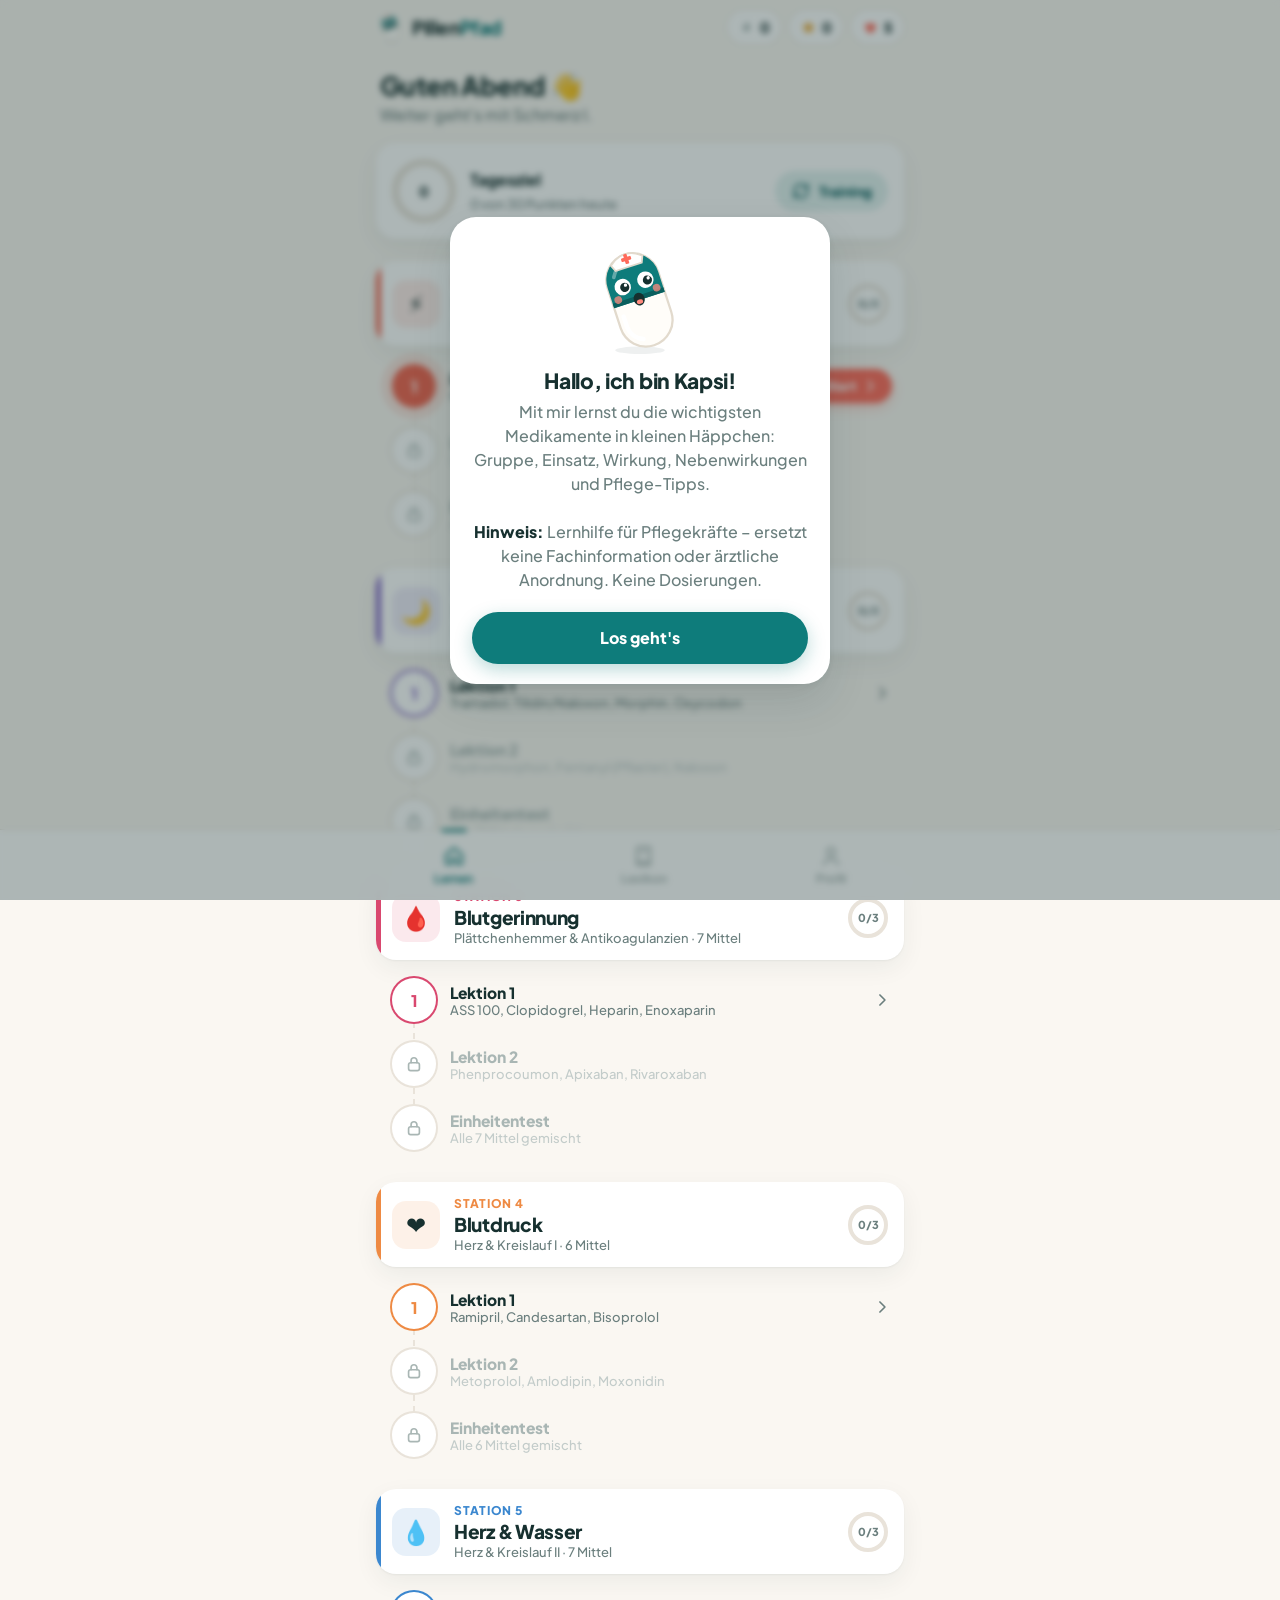
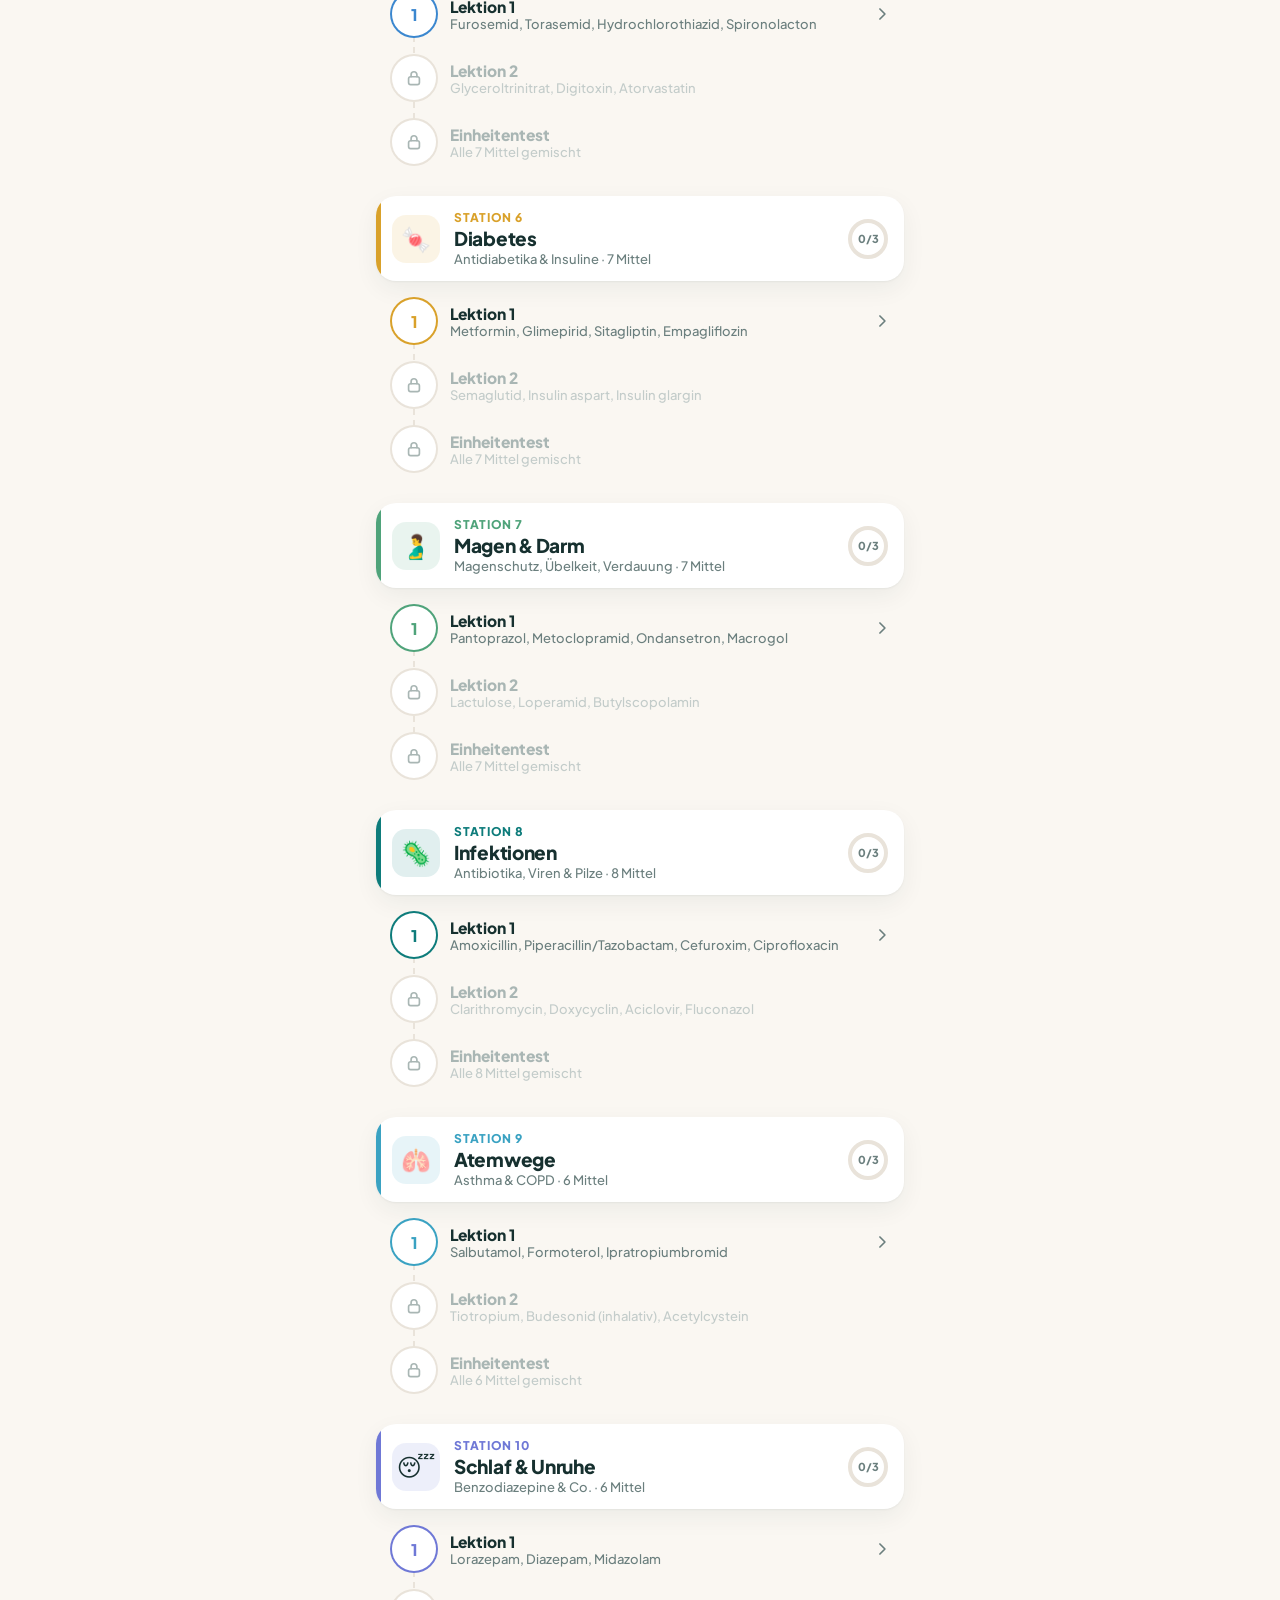
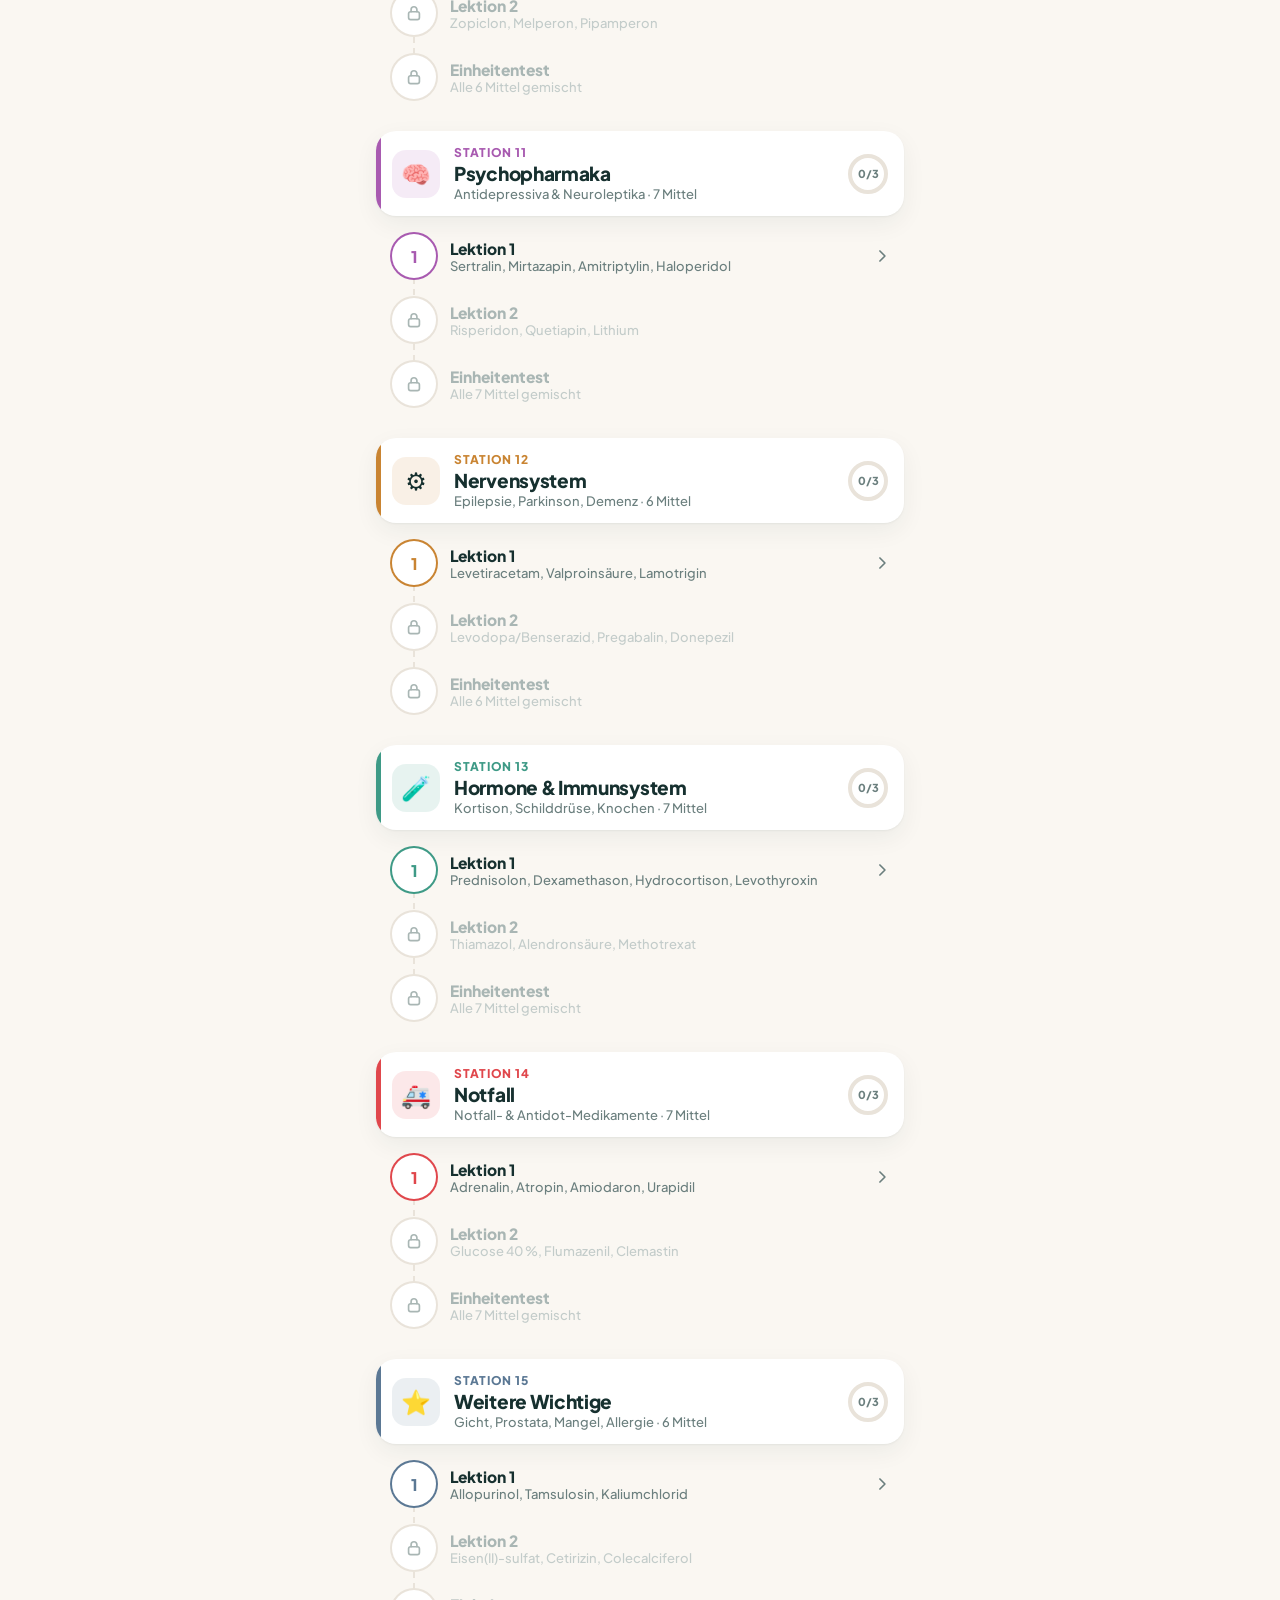
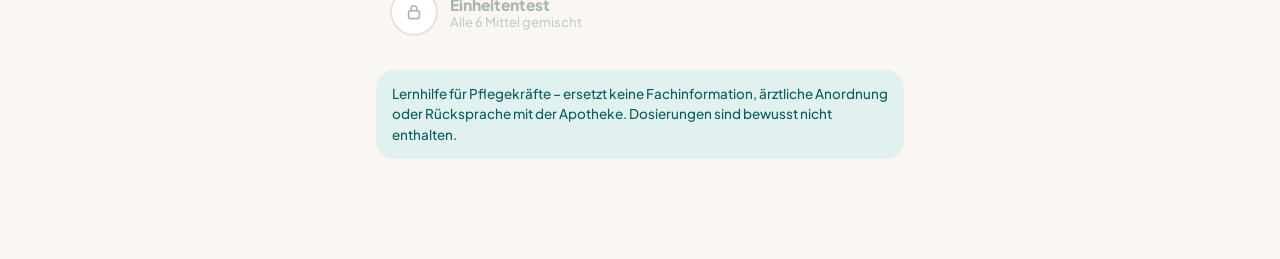
<file: index.html>
<!DOCTYPE html>
<html lang="de">
<head>
<meta charset="utf-8">
<meta name="viewport" content="width=device-width, initial-scale=1, viewport-fit=cover">
<meta name="theme-color" content="#0E7C7B">
<meta name="apple-mobile-web-app-capable" content="yes">
<title>PillenPfad – Medikamente lernen</title>
<link rel="preconnect" href="https://fonts.googleapis.com">
<link rel="preconnect" href="https://fonts.gstatic.com" crossorigin>
<link href="https://fonts.googleapis.com/css2?family=Plus+Jakarta+Sans:wght@500;600;700;800&display=swap" rel="stylesheet">
<style>
/* ===== PillenPfad · Stil „Klinik-Frisch“ ===== */
:root{
  --bg:#FAF7F2;--surface:#FFFFFF;--ink:#16302F;--muted:#6B7F7E;--faint:#A9B6B4;--line:#E9E3DA;--line2:#F1ECE4;
  --petrol:#0E7C7B;--petrol-d:#0A5F5E;--petrol-s:#E1F1EF;
  --coral:#FF6B5B;--coral-d:#E5513F;--coral-s:#FFE8E4;
  --sand:#E9A93A;--sand-s:#FCF1DC;
  --r:20px;--r-sm:14px;
  --sh:0 1px 2px rgba(22,48,47,.05),0 8px 24px rgba(22,48,47,.06);
  --sh-lg:0 2px 6px rgba(22,48,47,.06),0 18px 40px rgba(22,48,47,.12);
  --safe-t:env(safe-area-inset-top,0px);--safe-b:env(safe-area-inset-bottom,0px);
}
*{box-sizing:border-box;-webkit-tap-highlight-color:transparent}
html,body{margin:0;min-height:100%;background:var(--bg);color:var(--ink);font-family:"Plus Jakarta Sans",ui-sans-serif,system-ui,-apple-system,"Segoe UI",sans-serif;font-weight:500;-webkit-font-smoothing:antialiased}
button{font:inherit;color:inherit;cursor:pointer;border:0;background:none;padding:0}
b,strong{font-weight:800}
svg.i{width:20px;height:20px;flex:none;fill:none;stroke:currentColor;stroke-width:2;stroke-linecap:round;stroke-linejoin:round}
svg.i.f{fill:currentColor;stroke:none}
.app{max-width:560px;margin:0 auto;min-height:100vh;padding-bottom:calc(92px + var(--safe-b))}

/* Kopfzeile */
.topbar{position:sticky;top:0;z-index:20;background:rgba(250,247,242,.88);backdrop-filter:saturate(1.4) blur(12px);-webkit-backdrop-filter:saturate(1.4) blur(12px);padding:calc(10px + var(--safe-t)) 16px 10px;display:flex;align-items:center;gap:8px;border-bottom:1px solid transparent}
.topbar.scrolled{border-bottom-color:var(--line)}
.brand{display:flex;align-items:center;gap:6px;font-weight:800;font-size:19px;letter-spacing:-.4px;margin-right:auto;color:var(--ink)}
.brand em{font-style:normal;color:var(--petrol)}
.chip-stat{display:inline-flex;align-items:center;gap:5px;height:34px;padding:0 11px;border-radius:999px;background:var(--surface);box-shadow:0 0 0 1px var(--line);font-weight:800;font-size:14px}
.chip-stat svg.i{width:17px;height:17px}
.chip-stat.fire{color:var(--coral)} .chip-stat.fire.off{color:var(--faint)}
.chip-stat.xp{color:var(--sand)} .chip-stat.xp span,.chip-stat.fire span,.chip-stat.heart span{color:var(--ink)}
.chip-stat.heart{color:var(--coral)}

/* Buttons */
.btn{display:inline-flex;align-items:center;justify-content:center;gap:8px;height:52px;padding:0 22px;border-radius:999px;font-weight:800;font-size:16px;background:var(--petrol);color:#fff;box-shadow:0 6px 18px rgba(14,124,123,.28);transition:transform .08s,box-shadow .15s,background .15s;user-select:none}
.btn:active{transform:scale(.98)}
.btn.block{width:100%}
.btn.coral{background:var(--coral);box-shadow:0 6px 18px rgba(255,107,91,.32)}
.btn.soft{background:var(--petrol-s);color:var(--petrol-d);box-shadow:none}
.btn.ghost{background:var(--surface);color:var(--ink);box-shadow:0 0 0 1px var(--line)}
.btn.danger{background:var(--surface);color:var(--coral-d);box-shadow:0 0 0 1px var(--line)}
.btn.small{height:40px;padding:0 16px;font-size:14px}
.btn[disabled]{background:#E6E1D9;color:#9AA7A5;box-shadow:none;cursor:default;transform:none}

/* Startseite */
.hello{padding:8px 20px 4px}
.hello h1{font-size:26px;font-weight:800;letter-spacing:-.6px;margin:6px 0 2px}
.hello p{margin:0;color:var(--muted)}
.goal{margin:14px 16px 6px;background:var(--surface);border-radius:var(--r);box-shadow:var(--sh);padding:16px;display:flex;gap:14px;align-items:center}
.ring{position:relative;flex:none;display:grid;place-items:center}
.ring svg{transform:rotate(-90deg)}
.ring .rc{position:absolute;inset:0;display:grid;place-items:center}
.goal .txt{flex:1;min-width:0}
.goal h3{margin:0 0 2px;font-size:16px;font-weight:800}
.goal small{color:var(--muted);font-size:13px}

.unit{margin:22px 16px 0}
.unit-card{display:flex;align-items:center;gap:14px;background:var(--surface);border-radius:var(--r);box-shadow:var(--sh);padding:14px 16px;position:relative;overflow:hidden}
.unit-card::before{content:"";position:absolute;left:0;top:0;bottom:0;width:5px;background:var(--u)}
.uicon{width:48px;height:48px;border-radius:14px;background:var(--us);display:grid;place-items:center;font-size:24px;flex:none}
.unit-card .ut{flex:1;min-width:0}
.unit-card .k{font-size:12px;font-weight:800;letter-spacing:.9px;text-transform:uppercase;color:var(--u)}
.unit-card h2{margin:1px 0 1px;font-size:19px;font-weight:800;letter-spacing:-.3px}
.unit-card p{margin:0;color:var(--muted);font-size:13px;white-space:nowrap;overflow:hidden;text-overflow:ellipsis}
.uprog{font-size:12px;font-weight:800;color:var(--muted);text-align:center;flex:none}

.steps{list-style:none;margin:0;padding:8px 0 0 0;position:relative}
.steps::before{content:"";position:absolute;left:37px;top:18px;bottom:30px;width:2px;background:repeating-linear-gradient(to bottom,var(--line) 0 6px,transparent 6px 11px)}
.step{position:relative}
.srow{display:flex;align-items:center;gap:14px;width:100%;text-align:left;padding:10px 12px 10px 16px;border-radius:16px;transition:background .15s}
.srow:active{background:rgba(22,48,47,.04)}
.dot{width:44px;height:44px;border-radius:50%;display:grid;place-items:center;font-weight:800;font-size:16px;flex:none;position:relative;z-index:1;background:var(--surface);color:var(--faint);box-shadow:0 0 0 2px var(--line)}
.dot svg.i{width:20px;height:20px}
.step.open .dot{color:var(--u);box-shadow:0 0 0 2px var(--u)}
.step.done .dot{background:var(--u);color:#fff;box-shadow:none}
.step.current .dot{background:var(--u);color:#fff;box-shadow:0 0 0 5px var(--us)}
.step.current .dot::after{content:"";position:absolute;inset:-9px;border-radius:50%;border:2px solid var(--u);opacity:.35;animation:pulse 2s ease-in-out infinite}
@keyframes pulse{0%,100%{transform:scale(.92);opacity:.4}50%{transform:scale(1.06);opacity:0}}
.st{flex:1;min-width:0}
.st b{display:block;font-size:15.5px;font-weight:800}
.st small{display:block;color:var(--muted);font-size:13px;white-space:nowrap;overflow:hidden;text-overflow:ellipsis}
.step.locked .st b{color:var(--faint)} .step.locked .st small{color:#C3CCCA}
.sact{flex:none;font-size:13px;font-weight:800;color:var(--muted);display:flex;align-items:center;gap:4px}
.step.current .sact{background:var(--coral);color:#fff;padding:7px 12px;border-radius:999px;box-shadow:0 4px 12px rgba(255,107,91,.3)}
.step.done .sact{color:var(--u)}
.sdetail{margin:2px 12px 10px 74px;background:var(--surface);border-radius:16px;box-shadow:var(--sh);padding:14px;animation:drop .18s ease-out}
.sdetail p{margin:0 0 12px;color:var(--muted);font-size:14px;line-height:1.45}
.sdetail .pills{display:flex;flex-wrap:wrap;gap:6px;margin-bottom:12px}
.sdetail .pills span{background:var(--us);color:var(--ink);font-size:13px;font-weight:700;padding:5px 10px;border-radius:999px}
@keyframes drop{from{opacity:0;transform:translateY(-6px)}}

/* Untere Navigation */
.nav{position:fixed;left:0;right:0;bottom:0;z-index:30;background:rgba(255,255,255,.92);backdrop-filter:blur(14px);-webkit-backdrop-filter:blur(14px);border-top:1px solid var(--line);padding:8px 8px calc(8px + var(--safe-b))}
.nav .in{max-width:560px;margin:0 auto;display:flex;justify-content:space-around}
.nav button{display:flex;flex-direction:column;align-items:center;gap:3px;padding:6px 20px;font-size:12px;font-weight:700;color:var(--faint);position:relative}
.nav button svg.i{width:24px;height:24px}
.nav button.on{color:var(--petrol)}
.nav button.on::before{content:"";position:absolute;top:-9px;width:26px;height:3px;border-radius:0 0 3px 3px;background:var(--petrol)}

/* Lexikon */
.page{padding:12px 16px}
.page h1{font-size:26px;font-weight:800;letter-spacing:-.6px;margin:6px 0 14px}
.search{width:100%;font:inherit;font-weight:600;font-size:16px;height:50px;padding:0 16px 0 46px;border:0;border-radius:999px;background:var(--surface) url("data:image/svg+xml,%3Csvg xmlns='http://www.w3.org/2000/svg' width='20' height='20' viewBox='0 0 24 24' fill='none' stroke='%236B7F7E' stroke-width='2.2' stroke-linecap='round'%3E%3Ccircle cx='11' cy='11' r='7'/%3E%3Cpath d='m20 20-4-4'/%3E%3C/svg%3E") 16px 50% no-repeat;box-shadow:0 0 0 1px var(--line);outline:none;color:var(--ink)}
.search:focus{box-shadow:0 0 0 2px var(--petrol)}
.chips{display:flex;gap:8px;overflow-x:auto;padding:14px 0 4px;scrollbar-width:none;margin:0 -16px;padding-left:16px;padding-right:16px}
.chips::-webkit-scrollbar{display:none}
.chip{flex:none;height:36px;padding:0 14px;border-radius:999px;box-shadow:0 0 0 1px var(--line);font-size:13px;font-weight:700;color:var(--muted);background:var(--surface)}
.chip.on{color:#fff;background:var(--c,var(--petrol));box-shadow:none}
.lex-group h3{font-size:12px;text-transform:uppercase;letter-spacing:1px;color:var(--muted);margin:20px 4px 8px;display:flex;align-items:center;gap:8px;font-weight:800}
.lex-group h3 .d{width:8px;height:8px;border-radius:50%;background:var(--c)}
.lex-list{background:var(--surface);border-radius:var(--r);box-shadow:var(--sh);overflow:hidden}
.drug-row{width:100%;text-align:left;display:flex;align-items:center;gap:12px;padding:13px 14px;border-top:1px solid var(--line2)}
.drug-row:first-child{border-top:0}
.drug-row:active{background:var(--line2)}
.drug-row .t{flex:1;min-width:0}
.drug-row .t div{font-weight:800;font-size:15.5px}
.drug-row .t small{color:var(--muted);font-size:13px;display:block;white-space:nowrap;overflow:hidden;text-overflow:ellipsis}
.drug-row .ok{color:var(--sand)}
.drug-row .chev{color:var(--faint)}
.empty{color:var(--muted);text-align:center;padding:30px 10px}

/* Karteikarte */
.card{background:var(--surface);border-radius:22px;box-shadow:var(--sh);overflow:hidden}
.card .hd{padding:20px 20px 16px;background:linear-gradient(160deg,var(--cs),transparent 80%);position:relative}
.card .lbl{display:inline-flex;align-items:center;gap:6px;font-size:12px;font-weight:800;letter-spacing:.9px;text-transform:uppercase;color:var(--c)}
.card .lbl i{width:8px;height:8px;border-radius:50%;background:var(--c)}
.card h2{margin:6px 0 2px;font-size:30px;font-weight:800;line-height:1.1;letter-spacing:-.8px;word-break:break-word}
.card .brandn{color:var(--muted);font-size:14px}
.card .grp{display:inline-block;margin-top:12px;background:var(--surface);color:var(--c);padding:6px 12px;border-radius:999px;font-size:13px;font-weight:800;box-shadow:0 0 0 1.5px var(--c)}
.sec{padding:14px 20px;border-top:1px solid var(--line2)}
.sec h5{margin:0 0 8px;font-size:12px;text-transform:uppercase;letter-spacing:.9px;color:var(--muted);font-weight:800;display:flex;align-items:center;gap:7px}
.sec h5 svg.i{width:16px;height:16px}
.sec ul{margin:0;padding:0;list-style:none}
.sec li{position:relative;padding-left:16px;margin:5px 0;line-height:1.4;font-size:15px;font-weight:600}
.sec li::before{content:"";position:absolute;left:2px;top:.62em;width:6px;height:6px;border-radius:50%;background:var(--faint)}
.sec p{margin:0;line-height:1.45;font-size:15px;font-weight:600}
.sec.warn h5{color:var(--coral-d)} .sec.warn li::before{background:var(--coral)}
.sec.care{background:var(--petrol-s)} .sec.care h5{color:var(--petrol-d)} .sec.care li::before{background:var(--petrol)}

/* Dialoge */
.overlay{position:fixed;inset:0;background:rgba(22,48,47,.35);backdrop-filter:blur(3px);-webkit-backdrop-filter:blur(3px);z-index:60;display:flex;align-items:flex-end;justify-content:center;animation:fade .15s}
.overlay.center{align-items:center;padding:20px}
.sheet{background:var(--bg);width:100%;max-width:560px;max-height:90vh;overflow:auto;border-radius:26px 26px 0 0;padding:10px 16px calc(18px + var(--safe-b));animation:up .25s cubic-bezier(.2,.9,.3,1)}
.sheet .grab{width:40px;height:5px;border-radius:5px;background:var(--line);margin:0 auto 12px}
.dialog{background:var(--surface);width:100%;max-width:380px;border-radius:26px;padding:24px 22px 20px;text-align:center;box-shadow:var(--sh-lg);animation:popc .2s ease-out}
.dialog h3{margin:8px 0 6px;font-size:21px;font-weight:800;letter-spacing:-.3px}
.dialog p{margin:0 0 20px;color:var(--muted);line-height:1.5}
.dialog .row{display:flex;flex-direction:column;gap:10px}
.hearts-big{display:flex;justify-content:center;gap:6px;color:var(--coral);margin:4px 0}
.hearts-big svg.i{width:30px;height:30px}
.hearts-big .e{color:var(--line)}
@keyframes fade{from{opacity:0}}
@keyframes up{from{transform:translateY(40px);opacity:.4}}
@keyframes popc{from{transform:scale(.94);opacity:0}}

/* Lektion */
.lesson{position:fixed;inset:0;z-index:50;background:var(--bg);display:flex;flex-direction:column}
.lesson .lt{max-width:560px;width:100%;margin:0 auto;padding:calc(14px + var(--safe-t)) 16px 6px;display:flex;align-items:center;gap:14px}
.lesson .x{width:36px;height:36px;border-radius:50%;display:grid;place-items:center;color:var(--muted);background:var(--surface);box-shadow:0 0 0 1px var(--line)}
.pbar{flex:1;height:10px;background:var(--line);border-radius:99px;overflow:hidden}
.pbar i{display:block;height:100%;border-radius:99px;background:linear-gradient(90deg,var(--petrol),#16A39F);transition:width .45s cubic-bezier(.2,.9,.3,1)}
.lesson .lbody{flex:1;overflow:auto;max-width:560px;width:100%;margin:0 auto;padding:14px 16px 24px}
.lesson .lfoot{padding:12px 16px calc(16px + var(--safe-b))}
.lesson .lfoot .in{max-width:560px;margin:0 auto}
.qkind{display:inline-flex;align-items:center;gap:6px;font-size:12px;font-weight:800;letter-spacing:.9px;text-transform:uppercase;color:var(--petrol);background:var(--petrol-s);padding:6px 11px;border-radius:999px;margin:4px 0 14px}
.qhead{display:flex;gap:10px;align-items:flex-end;margin-bottom:18px}
.qhead .q{flex:1;background:var(--surface);border-radius:20px 20px 20px 6px;box-shadow:var(--sh);padding:16px 18px;font-size:19px;font-weight:700;line-height:1.38;letter-spacing:-.2px}
.qhead .q b{color:var(--petrol-d)}
.opts{display:flex;flex-direction:column;gap:10px}
.opt{text-align:left;width:100%;padding:14px 16px;border-radius:16px;background:var(--surface);box-shadow:0 0 0 1.5px var(--line);font-size:15.5px;font-weight:700;line-height:1.35;display:flex;gap:12px;align-items:center;transition:box-shadow .12s,background .12s}
.opt .k{flex:none;width:28px;height:28px;border-radius:50%;display:grid;place-items:center;font-size:13px;font-weight:800;color:var(--muted);background:var(--line2)}
.opt:active{transform:scale(.99)}
.opt.sel{box-shadow:0 0 0 2px var(--petrol);background:#F4FBFA}
.opt.sel .k{background:var(--petrol);color:#fff}
.opt.right{box-shadow:0 0 0 2px var(--petrol);background:var(--petrol-s);color:var(--petrol-d)}
.opt.right .k{background:var(--petrol);color:#fff}
.opt.wrong{box-shadow:0 0 0 2px var(--coral);background:var(--coral-s);color:var(--coral-d)}
.opt.wrong .k{background:var(--coral);color:#fff}
.opt.dim{opacity:.55}
.opt[disabled]{cursor:default}
.tfrow{display:grid;grid-template-columns:1fr 1fr;gap:12px}
.tfrow .opt{justify-content:center;flex-direction:column;gap:8px;padding:20px 10px;font-size:16px}
.tfrow .opt svg.i{width:26px;height:26px}
.match{display:grid;grid-template-columns:1fr 1fr;gap:10px}
.match .col{display:flex;flex-direction:column;gap:10px}
.mt{min-height:64px;padding:10px 12px;border-radius:14px;background:var(--surface);box-shadow:0 0 0 1.5px var(--line);font-weight:700;font-size:14px;line-height:1.25;text-align:center;transition:all .15s}
.mt.sel{box-shadow:0 0 0 2px var(--petrol);background:#F4FBFA;color:var(--petrol-d)}
.mt.gone{background:var(--petrol-s);box-shadow:none;color:var(--petrol);opacity:.45;pointer-events:none}
.mt.bad{animation:shake .35s;box-shadow:0 0 0 2px var(--coral);background:var(--coral-s);color:var(--coral-d)}
@keyframes shake{20%,60%{transform:translateX(-5px)}40%,80%{transform:translateX(5px)}}
.qtitle{font-size:20px;font-weight:800;letter-spacing:-.3px;margin:0 0 16px}
.newtag{display:inline-flex;align-items:center;gap:6px;background:var(--sand-s);color:#A7701A;font-size:12px;font-weight:800;letter-spacing:.9px;padding:6px 11px;border-radius:999px;text-transform:uppercase;margin:4px 0 12px}
.feedback{background:var(--surface);border-radius:26px 26px 0 0;box-shadow:0 -10px 30px rgba(22,48,47,.12);padding:18px 16px calc(16px + var(--safe-b));animation:up .22s ease-out;position:relative}
.feedback .in{max-width:560px;margin:0 auto}
.feedback .fh{display:flex;align-items:center;gap:10px;margin-bottom:6px}
.feedback .badge{width:36px;height:36px;border-radius:50%;display:grid;place-items:center;color:#fff;flex:none}
.feedback.ok .badge{background:var(--petrol)} .feedback.bad .badge{background:var(--coral)}
.feedback h3{margin:0;font-size:20px;font-weight:800}
.feedback.ok h3{color:var(--petrol-d)} .feedback.bad h3{color:var(--coral-d)}
.feedback p{margin:0 0 14px 46px;line-height:1.45;font-size:14.5px;color:var(--muted);font-weight:600}
.feedback p b{color:var(--ink)}

/* Ergebnis */
.result{text-align:center;padding:30px 20px;display:flex;flex-direction:column;align-items:center;justify-content:center;min-height:100%}
.result h2{font-size:28px;font-weight:800;letter-spacing:-.6px;margin:14px 0 6px}
.result p{color:var(--muted);margin:0 0 24px;font-weight:600}
.tiles{display:grid;grid-template-columns:repeat(3,1fr);gap:10px;width:100%;max-width:400px;margin-bottom:28px}
.tile{background:var(--surface);border-radius:18px;box-shadow:var(--sh);padding:14px 6px}
.tile .ti{width:34px;height:34px;border-radius:50%;margin:0 auto 6px;display:grid;place-items:center;color:var(--tc);background:var(--tb)}
.tile .ti svg.i{width:18px;height:18px}
.tile .tv{font-size:20px;font-weight:800}
.tile .th{font-size:12px;color:var(--muted);font-weight:700}
.confetti{position:fixed;inset:0;pointer-events:none;overflow:hidden;z-index:70}
.confetti i{position:absolute;top:-14px;width:8px;height:14px;border-radius:4px;animation:fall linear forwards}
@keyframes fall{to{transform:translateY(110vh) rotate(540deg)}}

/* Profil */
.hero{display:flex;align-items:center;gap:14px;background:var(--surface);border-radius:var(--r);box-shadow:var(--sh);padding:16px}
.hero h1{margin:0;font-size:22px}
.hero p{margin:2px 0 0;color:var(--muted)}
.stats{display:grid;grid-template-columns:1fr 1fr;gap:10px;margin:14px 0 14px}
.sbox{background:var(--surface);border-radius:18px;box-shadow:var(--sh);padding:14px;display:flex;gap:12px;align-items:center}
.sbox .ib{width:40px;height:40px;border-radius:12px;display:grid;place-items:center;flex:none;color:var(--tc);background:var(--tb)}
.sbox b{display:block;font-size:19px}
.sbox small{color:var(--muted);font-weight:600;font-size:12.5px}
.setting{display:flex;align-items:center;justify-content:space-between;background:var(--surface);border-radius:18px;box-shadow:var(--sh);padding:14px 16px;margin-bottom:10px;font-weight:700}
.setting span{display:flex;align-items:center;gap:10px}
.switch{width:50px;height:30px;border-radius:99px;background:var(--line);position:relative;transition:background .15s}
.switch::after{content:"";position:absolute;top:3px;left:3px;width:24px;height:24px;border-radius:50%;background:#fff;box-shadow:0 2px 4px rgba(0,0,0,.15);transition:left .15s}
.switch.on{background:var(--petrol)}
.switch.on::after{left:23px}
.note{background:var(--petrol-s);border-radius:18px;padding:14px 16px;color:var(--petrol-d);font-size:13.5px;line-height:1.5;margin:14px 0}
.syncline{font-size:13px;color:var(--muted);font-weight:600;margin:6px 4px 0;display:flex;align-items:center;gap:6px}
.syncline .d{width:8px;height:8px;border-radius:50%;background:var(--faint)}
.syncline .d.on{background:var(--petrol)}
@media (prefers-reduced-motion:reduce){*{animation:none!important;transition:none!important}}

</style>
</head>
<body>
<div id="app" class="app"></div>
<script>
// Inhalte: kurze, pflegerelevante Stichpunkte. Keine Dosierungen.
// Felder: n=Wirkstoff, b=Handelsname (Beispiel), g=Gruppe, u=Indikationen, w=Wirkung,
// nw=Nebenwirkungen, p=Pflegehinweise, uq/nq/pq=Kernaussage für Quizfragen, t=zusätzliche Themen-Tags
const GROUP_SUFFIX = {
  "COX-2-Hemmer (Coxib)": ["coxib"],
  "Faktor-Xa-Hemmer (DOAK)": ["xaban"],
  "ACE-Hemmer": ["pril"],
  "Sartan (AT1-Blocker)": ["sartan"],
  "Betablocker": ["olol"],
  "Calciumkanalblocker": ["dipin"],
  "Statin": ["statin"],
  "DPP-4-Hemmer (Gliptin)": ["gliptin"],
  "SGLT-2-Hemmer (Gliflozin)": ["gliflozin"],
  "Protonenpumpenhemmer (PPI)": ["prazol"],
  "Antiemetikum (5-HT3-Blocker)": ["setron"],
  "Fluorchinolon (Gyrasehemmer)": ["floxacin"],
  "Benzodiazepin": ["azepam", "zolam"],
  "Glukokortikoid": ["solon", "son"]
};

const UNITS = [
{
  id: "schmerz1", title: "Schmerz I", sub: "Nicht-Opioid-Analgetika", icon: "⚡", color: "#F0644F", dark: "#C94A37", area: "schmerz",
  drugs: [
    { n: "Paracetamol", b: "ben-u-ron", g: "Nicht-saures Analgetikum",
      u: ["Leichte bis mäßige Schmerzen", "Fieber"],
      w: "Hemmt die Prostaglandinbildung v. a. im ZNS → schmerzlindernd und fiebersenkend, kaum entzündungshemmend",
      nw: ["Leberschädigung bei Überdosierung", "Selten Hautreaktionen"],
      p: ["Tageshöchstdosis beachten (Leber!)", "Vorsicht bei Lebererkrankung und Alkohol", "i.v. als Kurzinfusion über ca. 15 min"],
      uq: "Fieber und leichte Schmerzen", nq: "Leberschaden bei Überdosierung", pq: "Tageshöchstdosis wegen Lebertoxizität einhalten" },
    { n: "Metamizol", b: "Novalgin", g: "Nicht-saures Analgetikum", t: ["kolik"],
      u: ["Starke Schmerzen", "Kolikartige Schmerzen", "Hohes Fieber"],
      w: "Schmerzlindernd, fiebersenkend und zusätzlich krampflösend (spasmolytisch)",
      nw: ["Agranulozytose (selten, gefährlich)", "Blutdruckabfall bei zu schneller i.v.-Gabe", "Rotfärbung des Urins möglich"],
      p: ["Bei Fieber, Halsschmerzen oder Mundschleimhaut-Entzündung an Agranulozytose denken", "i.v. langsam bzw. als Kurzinfusion", "Blutdruck kontrollieren"],
      uq: "Koliken und starke Schmerzen", nq: "Agranulozytose", pq: "Bei Fieber und Halsschmerzen an Agranulozytose denken" },
    { n: "Ibuprofen", b: "Ibuflam", g: "NSAR",
      u: ["Schmerzen", "Entzündungen", "Fieber"],
      w: "Hemmt die Cyclooxygenase (COX) → weniger Prostaglandine: schmerzlindernd, entzündungshemmend, fiebersenkend",
      nw: ["Magenbeschwerden bis Magenblutung", "Nierenfunktionsstörung", "Blutdruckanstieg"],
      p: ["Zum oder nach dem Essen geben", "Auf Magenschmerzen und Teerstuhl achten", "Bei Dauergabe oft mit Magenschutz (PPI)"],
      uq: "Entzündliche Schmerzen und Fieber", nq: "Magenblutung", pq: "Zum Essen geben und auf Teerstuhl achten" },
    { n: "Diclofenac", b: "Voltaren", g: "NSAR",
      u: ["Rheumatische und entzündliche Schmerzen", "Gichtanfall", "Lokal als Gel"],
      w: "COX-Hemmer: stark entzündungshemmend und schmerzlindernd",
      nw: ["Magen-Darm-Geschwüre und Blutungen", "Erhöhtes Herzinfarkt- und Schlaganfallrisiko", "Nierenschädigung"],
      p: ["Bei Herzinsuffizienz oder KHK nicht dauerhaft", "Magenschutz bedenken", "Nierenwerte und Blutdruck beobachten"],
      uq: "Rheumatische Entzündungsschmerzen", nq: "Magen-Darm-Geschwüre", pq: "Nicht dauerhaft bei Herzerkrankungen" },
    { n: "Etoricoxib", b: "Arcoxia", g: "COX-2-Hemmer (Coxib)",
      u: ["Arthrose", "Rheumatoide Arthritis", "Akuter Gichtanfall"],
      w: "Hemmt gezielt COX-2 → entzündungshemmend, weniger Magenprobleme als klassische NSAR",
      nw: ["Blutdruckanstieg", "Ödeme", "Erhöhtes Herzinfarkt- und Schlaganfallrisiko"],
      p: ["Blutdruck regelmäßig kontrollieren", "Auf Ödeme achten", "Nicht bei KHK oder Herzinsuffizienz"],
      uq: "Arthrose-Schmerzen", nq: "Blutdruckanstieg und Ödeme", pq: "Regelmäßige Blutdruckkontrolle" }
  ]
},
{
  id: "schmerz2", title: "Schmerz II", sub: "Opioide & Antidot", icon: "🌙", color: "#7E62C4", dark: "#6249A3", area: "schmerz",
  drugs: [
    { n: "Tramadol", b: "Tramal", g: "Opioid (schwach wirksam)", t: ["opioid"],
      u: ["Mäßige bis starke Schmerzen"],
      w: "Wirkt an Opioid-Rezeptoren und hemmt zusätzlich die Wiederaufnahme von Serotonin und Noradrenalin",
      nw: ["Übelkeit und Erbrechen (häufig)", "Schwindel", "Krampfanfälle bei hoher Dosis"],
      p: ["Zu Therapiebeginn Antiemetikum bereithalten", "Sturzgefahr beachten", "Vorsicht mit anderen serotonergen Mitteln (Serotonin-Syndrom)"],
      uq: "Mäßig starke Schmerzen", nq: "Starke Übelkeit zu Therapiebeginn", pq: "Antiemetikum zu Therapiebeginn bereithalten" },
    { n: "Tilidin/Naloxon", b: "Valoron N", g: "Opioid (schwach wirksam)", t: ["opioid"],
      u: ["Mäßige bis starke Schmerzen"],
      w: "Tilidin wirkt opioid-schmerzlindernd; Naloxon soll Missbrauch (Injektion) verhindern",
      nw: ["Übelkeit", "Schwindel, Müdigkeit", "Obstipation"],
      p: ["Retardtabletten nicht teilen oder mörsern", "Auf Sedierung und Sturzgefahr achten", "Tropfen unterliegen dem BtMG"],
      uq: "Mäßig starke Schmerzen", nq: "Schwindel und Müdigkeit", pq: "Retardtabletten nicht teilen oder mörsern" },
    { n: "Morphin", b: "MST / Sevredol", g: "Opioid (stark wirksam, BtM)", t: ["opioid"],
      u: ["Starke und stärkste Schmerzen", "Atemnot in der Palliativversorgung", "Schmerz beim Herzinfarkt"],
      w: "Stimuliert µ-Opioid-Rezeptoren im ZNS → starke Schmerzlinderung, dämpft Atemantrieb und Hustenreiz",
      nw: ["Atemdepression", "Obstipation (bleibt dauerhaft!)", "Übelkeit, Sedierung, enge Pupillen"],
      p: ["Atemfrequenz und Bewusstsein überwachen", "Von Anfang an Laxans geben (Obstipationsprophylaxe)", "BtM: Dokumentation und Verschluss"],
      uq: "Stärkste Schmerzen und Atemnot (palliativ)", nq: "Atemdepression", pq: "Begleitend immer ein Abführmittel" },
    { n: "Oxycodon", b: "Oxygesic", g: "Opioid (stark wirksam, BtM)", t: ["opioid"],
      u: ["Starke Schmerzen (z. B. Tumorschmerz)"],
      w: "Starkes µ-Opioid; als Kombination mit Naloxon (Targin) weniger Obstipation",
      nw: ["Obstipation", "Atemdepression", "Müdigkeit, Übelkeit"],
      p: ["Retardtabletten nicht teilen oder mörsern", "Laxans begleitend", "Schmerzskala regelmäßig erheben"],
      uq: "Starke Tumorschmerzen", nq: "Obstipation", pq: "Schmerzskala regelmäßig erheben" },
    { n: "Hydromorphon", b: "Palladon", g: "Opioid (stark wirksam, BtM)", t: ["opioid"],
      u: ["Sehr starke Schmerzen", "Geeignet bei Niereninsuffizienz"],
      w: "Sehr potentes µ-Opioid (oral etwa 5-mal stärker als Morphin)",
      nw: ["Atemdepression", "Obstipation", "Übelkeit, Juckreiz"],
      p: ["Hohe Potenz: Verwechslung mit Morphin vermeiden", "Atmung und Bewusstsein beobachten", "Laxans begleitend"],
      uq: "Starke Schmerzen bei Niereninsuffizienz", nq: "Atemdepression", pq: "Verwechslung mit Morphin vermeiden (stärker!)" },
    { n: "Fentanyl (Pflaster)", b: "Durogesic", g: "Opioid (stark wirksam, BtM)", t: ["opioid"],
      u: ["Chronische, stabile starke Schmerzen", "Tumorschmerz"],
      w: "Sehr starkes Opioid; das Pflaster gibt über 72 h gleichmäßig ab, Wirkung erst nach 12–24 h",
      nw: ["Atemdepression", "Obstipation", "Hautreaktionen an der Klebestelle"],
      p: ["Alle 72 h wechseln, Klebestelle wechseln", "Keine Wärme (Wärmflasche, Sauna, Heizdecke); Fieber dem Arzt melden → mehr Wirkstoffaufnahme", "Altes Pflaster zusammenkleben und sicher entsorgen"],
      uq: "Chronische Tumorschmerzen (Pflaster)", nq: "Hautreaktion an der Klebestelle", pq: "Keine Wärme auf das Pflaster" },
    { n: "Naloxon", b: "Naloxon-ratiopharm", g: "Opioid-Antagonist (Antidot)", t: ["opioid", "antidot"],
      u: ["Opioid-Überdosierung", "Aufhebung einer Opioid-Atemdepression"],
      w: "Verdrängt Opioide von ihren Rezeptoren → hebt ihre Wirkung auf",
      nw: ["Entzugssymptome bei Opioid-Gewöhnung", "Wiederkehrende Schmerzen", "Blutdruckanstieg, Tachykardie"],
      p: ["Kurze Wirkdauer: Patient nachbeobachten (Rebound)", "Vorsichtig titrieren", "Atmung weiter überwachen"],
      uq: "Opioid-Überdosierung", nq: "Akute Entzugssymptome", pq: "Nachbeobachten – wirkt kürzer als das Opioid" }
  ]
},
{
  id: "gerinnung", title: "Blutgerinnung", sub: "Plättchenhemmer & Antikoagulanzien", icon: "🩸", color: "#D9486F", dark: "#B23557", area: "gerinnung",
  drugs: [
    { n: "ASS 100", b: "Aspirin protect", g: "Thrombozytenaggregationshemmer",
      u: ["Nach Herzinfarkt oder Schlaganfall", "KHK, nach Stent"],
      w: "Hemmt irreversibel die COX der Blutplättchen → sie verkleben schlechter (für ihre Lebensdauer von 7–10 Tagen)",
      nw: ["Erhöhte Blutungsneigung", "Magenschleimhautschäden", "Asthmaanfall bei Analgetika-Asthma"],
      p: ["Auf Blutungszeichen achten (Zahnfleisch, Teerstuhl)", "Vor OPs Absetzen mit Arzt klären", "Nicht eigenmächtig absetzen (Stent!)"],
      uq: "Schutz vor erneutem Herzinfarkt oder Schlaganfall", nq: "Erhöhte Blutungsneigung", pq: "Nicht eigenmächtig absetzen – Stentthrombose-Gefahr" },
    { n: "Clopidogrel", b: "Plavix", g: "Thrombozytenaggregationshemmer",
      u: ["Nach Stent (meist mit ASS = duale Plättchenhemmung)", "pAVK, Schlaganfall"],
      w: "Blockiert den ADP-Rezeptor (P2Y12) der Blutplättchen → hemmt ihre Aktivierung",
      nw: ["Blutungen", "Durchfall", "Hautausschlag"],
      p: ["Duale Plättchenhemmung nie eigenmächtig beenden", "Blutungszeichen beobachten", "Vor Eingriffen Arzt informieren"],
      uq: "Nach Stent zusammen mit ASS", nq: "Blutungen", pq: "Vor Eingriffen den Arzt informieren" },
    { n: "Heparin", b: "Heparin-Natrium", g: "Unfraktioniertes Heparin",
      u: ["Thrombose und Lungenembolie (i.v.)", "Thromboseprophylaxe", "Dialyse, Herz-Lungen-Maschine"],
      w: "Verstärkt Antithrombin → hemmt Thrombin und Faktor Xa",
      nw: ["Blutungen", "HIT (Heparin-induzierte Thrombozytopenie)", "Osteoporose bei Langzeitgabe"],
      p: ["Steuerung über die aPTT", "Thrombozyten kontrollieren (HIT!)", "Antidot: Protamin"],
      uq: "Akute Thrombose oder Lungenembolie (Perfusor)", nq: "HIT – Abfall der Thrombozyten", pq: "Laborkontrolle über die aPTT" },
    { n: "Enoxaparin", b: "Clexane", g: "Niedermolekulares Heparin (NMH)",
      u: ["Thromboseprophylaxe (nach OP, bei Immobilität)", "Therapie von Thrombosen"],
      w: "Hemmt über Antithrombin v. a. Faktor Xa",
      nw: ["Hämatome an der Einstichstelle", "Blutungen", "HIT (seltener als bei Heparin)"],
      p: ["s.c. in die Bauchfalte, Luftblase der Fertigspritze nicht entfernen", "Einstichstelle nicht reiben", "Bei Niereninsuffizienz Dosis anpassen"],
      uq: "Thromboseprophylaxe nach OP (s.c.)", nq: "Hämatome an der Einstichstelle", pq: "Luftblase in der Fertigspritze nicht entfernen" },
    { n: "Phenprocoumon", b: "Marcumar", g: "Vitamin-K-Antagonist",
      u: ["Mechanische Herzklappe", "Vorhofflimmern", "Thrombose (Langzeit)"],
      w: "Hemmt die Bildung Vitamin-K-abhängiger Gerinnungsfaktoren (II, VII, IX, X) in der Leber",
      nw: ["Blutungen bei zu hohem INR", "Haarausfall", "Hautnekrosen (selten)"],
      p: ["Regelmäßige INR-Kontrolle", "Vitamin-K-reiche Kost gleichmäßig, nicht schwankend", "Viele Wechselwirkungen – keine Selbstmedikation (z. B. NSAR)"],
      uq: "Mechanische Herzklappe", nq: "Blutungen bei zu hohem INR", pq: "Regelmäßige INR-Kontrolle" },
    { n: "Apixaban", b: "Eliquis", g: "Faktor-Xa-Hemmer (DOAK)",
      u: ["Schlaganfallschutz bei Vorhofflimmern", "Thrombose, Lungenembolie"],
      w: "Hemmt direkt den Gerinnungsfaktor Xa",
      nw: ["Blutungen", "Anämie", "Übelkeit"],
      p: ["2× täglich zu festen Zeiten", "Keine INR-Kontrolle nötig", "Pausen vor OPs mit Arzt absprechen"],
      uq: "Schlaganfallschutz bei Vorhofflimmern", nq: "Blutungen", pq: "Zweimal täglich zu festen Zeiten" },
    { n: "Rivaroxaban", b: "Xarelto", g: "Faktor-Xa-Hemmer (DOAK)",
      u: ["Vorhofflimmern", "Thrombose, Lungenembolie", "Prophylaxe nach Hüft-/Knie-OP"],
      w: "Hemmt direkt den Gerinnungsfaktor Xa",
      nw: ["Blutungen", "Anämie", "Schwindel"],
      p: ["15 mg und 20 mg immer zu einer Mahlzeit", "Auf Blutungszeichen achten", "Kein Routinelabor nötig"],
      uq: "Schlaganfallschutz bei Vorhofflimmern", nq: "Blutungen", pq: "Ab 15 mg zusammen mit einer Mahlzeit" }
  ]
},
{
  id: "herz1", title: "Blutdruck", sub: "Herz & Kreislauf I", icon: "❤️", color: "#EE8A43", dark: "#C96E2C", area: "herz",
  drugs: [
    { n: "Ramipril", b: "Delix", g: "ACE-Hemmer",
      u: ["Hypertonie", "Herzinsuffizienz", "Nach Herzinfarkt"],
      w: "Hemmt das Angiotensin-Converting-Enzym → weniger Angiotensin II → Gefäße weiten sich, Blutdruck sinkt",
      nw: ["Trockener Reizhusten", "Angioödem (Schwellung von Gesicht/Zunge)", "Hyperkaliämie"],
      p: ["Blutdruck vor Gabe messen", "Schwellung von Lippen/Zunge = Notfall, sofort Arzt", "Kalium- und Nierenwerte kontrollieren"],
      uq: "Bluthochdruck und Herzinsuffizienz", nq: "Trockener Reizhusten", pq: "Bei Zungenschwellung sofort Arzt rufen" },
    { n: "Candesartan", b: "Atacand", g: "Sartan (AT1-Blocker)",
      u: ["Hypertonie", "Herzinsuffizienz"],
      w: "Blockiert den AT1-Rezeptor für Angiotensin II → Gefäßerweiterung",
      nw: ["Schwindel, Blutdruckabfall", "Hyperkaliämie", "Verschlechterung der Nierenfunktion"],
      p: ["Blutdruck kontrollieren", "Kalium und Kreatinin kontrollieren", "Alternative, wenn ACE-Hemmer Husten auslösen"],
      uq: "Bluthochdruck", nq: "Hyperkaliämie", pq: "Alternative bei ACE-Hemmer-Husten" },
    { n: "Bisoprolol", b: "Concor", g: "Betablocker",
      u: ["Hypertonie", "KHK", "Herzinsuffizienz", "Tachykarde Rhythmusstörungen"],
      w: "Blockiert β1-Rezeptoren am Herzen → Herzfrequenz und Blutdruck sinken, das Herz braucht weniger Sauerstoff",
      nw: ["Bradykardie", "Müdigkeit, kalte Hände und Füße", "Bronchospasmus bei Asthma"],
      p: ["Puls vor Gabe messen", "Nicht abrupt absetzen (Rebound)", "Kann Unterzuckerungszeichen verschleiern"],
      uq: "KHK, Herzinsuffizienz und zu schneller Puls", nq: "Bradykardie", pq: "Puls vor Gabe messen" },
    { n: "Metoprolol", b: "Beloc-Zok", g: "Betablocker",
      u: ["Hypertonie", "KHK", "Herzrhythmusstörungen", "Migräneprophylaxe"],
      w: "β1-selektiver Betablocker → senkt Puls, Blutdruck und Sauerstoffbedarf des Herzens",
      nw: ["Bradykardie", "Müdigkeit, Schwindel", "Kalte Extremitäten"],
      p: ["Puls und Blutdruck kontrollieren", "Retardtablette nicht zerkauen (an der Bruchkerbe teilbar)", "Nicht abrupt absetzen"],
      uq: "Bluthochdruck und Herzrhythmusstörungen", nq: "Bradykardie", pq: "Nicht abrupt absetzen" },
    { n: "Amlodipin", b: "Norvasc", g: "Calciumkanalblocker",
      u: ["Hypertonie", "Stabile Angina pectoris"],
      w: "Blockiert Calciumkanäle der Gefäßmuskulatur → Gefäße weiten sich",
      nw: ["Knöchelödeme", "Kopfschmerz, Flush", "Zahnfleischwucherung"],
      p: ["Auf Knöchelödeme achten (helfen keine Diuretika)", "Blutdruck kontrollieren", "Grapefruitsaft meiden"],
      uq: "Bluthochdruck", nq: "Knöchelödeme", pq: "Auf Knöchelödeme achten" },
    { n: "Moxonidin", b: "Cynt", g: "Zentral wirksames Antihypertensivum",
      u: ["Hypertonie (Zusatzmittel)"],
      w: "Senkt den Sympathikotonus über Rezeptoren im Hirnstamm",
      nw: ["Mundtrockenheit", "Müdigkeit", "Schwindel"],
      p: ["Nicht abrupt absetzen (Blutdruckanstieg)", "Sturzgefahr beachten", "Blutdruck kontrollieren"],
      uq: "Bluthochdruck als Zusatzmittel", nq: "Mundtrockenheit", pq: "Nicht abrupt absetzen – Blutdruck steigt" }
  ]
},
{
  id: "herz2", title: "Herz & Wasser", sub: "Herz & Kreislauf II", icon: "💧", color: "#3B87CF", dark: "#2B6BAA", area: "herz",
  drugs: [
    { n: "Furosemid", b: "Lasix", g: "Schleifendiuretikum",
      u: ["Ödeme (z. B. bei Herzinsuffizienz)", "Lungenödem", "Hypertonie bei Niereninsuffizienz"],
      w: "Hemmt die Salzrückresorption in der Henle-Schleife → starke Wasserausscheidung",
      nw: ["Hypokaliämie", "Exsikkose", "Hörschäden bei schneller i.v.-Gabe hoher Dosen"],
      p: ["Täglich wiegen", "Ein- und Ausfuhr bilanzieren", "Morgens geben (sonst nächtlicher Harndrang)"],
      uq: "Ödeme und Lungenödem", nq: "Hypokaliämie", pq: "Täglich das Gewicht kontrollieren" },
    { n: "Torasemid", b: "Torem", g: "Schleifendiuretikum",
      u: ["Ödeme", "Herzinsuffizienz", "Hypertonie"],
      w: "Schleifendiuretikum mit längerer Wirkdauer als Furosemid",
      nw: ["Hypokaliämie, Hyponatriämie", "Exsikkose", "Schwindel"],
      p: ["Morgens geben", "Elektrolyte (Kalium, Natrium) kontrollieren", "Auf Austrocknung achten (v. a. ältere Menschen)"],
      uq: "Ödeme bei Herzinsuffizienz", nq: "Exsikkose (Austrocknung)", pq: "Morgens geben" },
    { n: "Hydrochlorothiazid", b: "Esidrix", g: "Thiazid-Diuretikum",
      u: ["Hypertonie (oft in Kombination)", "Leichte Ödeme"],
      w: "Hemmt die Salzrückresorption im distalen Tubulus der Niere",
      nw: ["Hypokaliämie, Hyponatriämie", "Harnsäureanstieg (Gicht)", "Blutzuckeranstieg"],
      p: ["Elektrolyte kontrollieren", "Sonnenschutz (erhöhtes Hautkrebsrisiko)", "Auf Gichtanfälle achten"],
      uq: "Bluthochdruck in Kombinationen", nq: "Harnsäureanstieg (Gichtanfall)", pq: "Auf konsequenten Sonnenschutz achten" },
    { n: "Spironolacton", b: "Aldactone", g: "Kaliumsparendes Diuretikum",
      u: ["Herzinsuffizienz", "Aszites bei Leberzirrhose", "Hyperaldosteronismus"],
      w: "Blockiert Aldosteron-Rezeptoren → Natrium wird ausgeschieden, Kalium bleibt im Körper",
      nw: ["Hyperkaliämie", "Gynäkomastie (Brustvergrößerung beim Mann)", "Zyklusstörungen"],
      p: ["Kalium kontrollieren", "Keine Kaliumpräparate ohne Anordnung", "Auf schmerzhafte Brustschwellung achten"],
      uq: "Aszites bei Leberzirrhose", nq: "Gynäkomastie", pq: "Keine Kaliumpräparate ohne Anordnung" },
    { n: "Glyceroltrinitrat", b: "Nitrolingual", g: "Nitrat", t: ["notfall"],
      u: ["Akuter Angina-pectoris-Anfall", "Lungenödem, hypertensive Krise"],
      w: "Setzt NO frei → erweitert v. a. die Venen → Herz wird entlastet und braucht weniger Sauerstoff",
      nw: ["Nitrokopfschmerz", "Blutdruckabfall, Schwindel", "Reflextachykardie"],
      p: ["Vorher Blutdruck messen (nicht bei niedrigem RR)", "Im Sitzen anwenden", "Nicht mit PDE-5-Hemmern (z. B. Sildenafil)"],
      uq: "Akuter Angina-pectoris-Anfall", nq: "Starke Kopfschmerzen", pq: "Nicht zusammen mit Sildenafil (Viagra)" },
    { n: "Digitoxin", b: "Digimerck", g: "Herzglykosid",
      u: ["Herzinsuffizienz", "Vorhofflimmern (Frequenzkontrolle)"],
      w: "Hemmt die Na/K-ATPase → Herz schlägt kräftiger und langsamer",
      nw: ["Übelkeit, Erbrechen (Vergiftungszeichen)", "Gelb-Grün-Sehen", "Herzrhythmusstörungen, Bradykardie"],
      p: ["Puls vor Gabe zählen", "Übelkeit und Sehstörungen → an Überdosierung denken", "Hypokaliämie erhöht die Giftigkeit"],
      uq: "Herzinsuffizienz mit Vorhofflimmern", nq: "Gelb-Grün-Sehen", pq: "Bei Farbsehstörungen an Überdosierung denken" },
    { n: "Atorvastatin", b: "Sortis", g: "Statin",
      u: ["Erhöhtes LDL-Cholesterin", "Vorbeugung von Herzinfarkt und Schlaganfall"],
      w: "Hemmt die HMG-CoA-Reduktase → die Leber bildet weniger Cholesterin",
      nw: ["Muskelschmerzen", "Rhabdomyolyse (selten)", "Leberwerterhöhung"],
      p: ["Muskelschmerzen oder -schwäche melden", "Leberwerte kontrollieren", "Dauerhafte Einnahme – Therapietreue fördern"],
      uq: "Zu hohes Cholesterin", nq: "Muskelschmerzen", pq: "Muskelschmerzen ernst nehmen und melden" }
  ]
},
{
  id: "diabetes", title: "Diabetes", sub: "Antidiabetika & Insuline", icon: "🍬", color: "#D9A12A", dark: "#B3831D", area: "diabetes",
  drugs: [
    { n: "Metformin", b: "Glucophage", g: "Biguanid",
      u: ["Typ-2-Diabetes (Mittel der 1. Wahl)"],
      w: "Hemmt die Zuckerneubildung in der Leber und verbessert die Insulinwirkung; allein keine Unterzuckerung",
      nw: ["Magen-Darm-Beschwerden, Durchfall", "Laktatazidose (selten, gefährlich)", "Vitamin-B12-Mangel"],
      p: ["Zu oder nach den Mahlzeiten", "Vor Kontrastmittel/OP nach Anordnung pausieren", "Nierenfunktion beachten"],
      uq: "Typ-2-Diabetes (1. Wahl)", nq: "Laktatazidose", pq: "Vor Kontrastmittel-Untersuchungen pausieren" },
    { n: "Glimepirid", b: "Amaryl", g: "Sulfonylharnstoff",
      u: ["Typ-2-Diabetes"],
      w: "Regt die Bauchspeicheldrüse zur Insulinfreisetzung an – unabhängig vom Blutzucker",
      nw: ["Lang anhaltende Hypoglykämie", "Gewichtszunahme", "Magen-Darm-Beschwerden"],
      p: ["Regelmäßige Mahlzeiten sicherstellen", "Hypo-Zeichen kennen, BZ kontrollieren", "Besonders riskant bei älteren Menschen"],
      uq: "Typ-2-Diabetes", nq: "Lang anhaltende Unterzuckerung", pq: "Mahlzeiten nicht auslassen" },
    { n: "Sitagliptin", b: "Januvia", g: "DPP-4-Hemmer (Gliptin)",
      u: ["Typ-2-Diabetes"],
      w: "Hemmt den Abbau des Darmhormons GLP-1 → mehr Insulin nur bei hohem Blutzucker",
      nw: ["Kopfschmerzen", "Infekte der oberen Atemwege", "Pankreatitis (selten)"],
      p: ["Geringes Unterzuckerungsrisiko", "Starke Oberbauchschmerzen → Arzt (Pankreatitis?)", "Nierenfunktion beachten"],
      uq: "Typ-2-Diabetes", nq: "Bauchspeicheldrüsenentzündung (selten)", pq: "Bei starken Oberbauchschmerzen Arzt informieren" },
    { n: "Empagliflozin", b: "Jardiance", g: "SGLT-2-Hemmer (Gliflozin)", t: ["herz"],
      u: ["Typ-2-Diabetes", "Herzinsuffizienz", "Chronische Nierenerkrankung"],
      w: "Hemmt die Zuckerrückresorption in der Niere → Zucker wird mit dem Urin ausgeschieden",
      nw: ["Genitale Pilzinfektionen", "Harnwegsinfekte", "Ketoazidose (auch bei normalem BZ)"],
      p: ["Auf gute Intimhygiene achten", "Ausreichend trinken", "Vor großen OPs nach Anordnung pausieren"],
      uq: "Diabetes mit Herzinsuffizienz", nq: "Genitale Pilzinfektionen", pq: "Auf gute Intimhygiene achten" },
    { n: "Semaglutid", b: "Ozempic", g: "GLP-1-Rezeptoragonist",
      u: ["Typ-2-Diabetes", "Adipositas"],
      w: "Wirkt wie das Darmhormon GLP-1: mehr Insulin bei hohem BZ, langsamere Magenentleerung, weniger Appetit",
      nw: ["Übelkeit, Erbrechen", "Durchfall oder Verstopfung", "Pankreatitis (selten)"],
      p: ["1× wöchentlich s.c. per Pen", "Kleine Mahlzeiten bei Übelkeit", "Auf Oberbauchschmerzen achten"],
      uq: "Typ-2-Diabetes und Übergewicht", nq: "Übelkeit und Erbrechen", pq: "Einmal pro Woche als Pen" },
    { n: "Insulin aspart", b: "NovoRapid", g: "Kurzwirksames Insulin",
      u: ["Mahlzeiteninsulin (Bolus)", "Korrektur hoher BZ-Werte", "Diabetes Typ 1 und 2"],
      w: "Senkt den Blutzucker; Wirkbeginn nach ca. 10–20 min, Wirkdauer 3–5 h",
      nw: ["Hypoglykämie", "Lipohypertrophie an den Spritzstellen", "Gewichtszunahme"],
      p: ["Direkt vor dem Essen spritzen (kein Spritz-Ess-Abstand nötig)", "Spritzstellen regelmäßig wechseln", "Angebrochener Pen bei Raumtemperatur, Vorrat im Kühlschrank"],
      uq: "Insulin zu den Mahlzeiten", nq: "Hypoglykämie", pq: "Spritzstellen regelmäßig wechseln" },
    { n: "Insulin glargin", b: "Lantus", g: "Langwirksames Insulin",
      u: ["Basalinsulin bei Diabetes Typ 1 und 2"],
      w: "Gleichmäßige Wirkung über ca. 24 h ohne ausgeprägten Wirkgipfel",
      nw: ["Hypoglykämie", "Lipohypertrophie", "Reaktionen an der Einstichstelle"],
      p: ["1× täglich zur gleichen Uhrzeit", "Nicht mit anderen Insulinen mischen", "Klare Lösung – nicht schwenken nötig"],
      uq: "Basalinsulin für den Grundbedarf", nq: "Hypoglykämie", pq: "Jeden Tag zur gleichen Uhrzeit spritzen" }
  ]
},
{
  id: "magen", title: "Magen & Darm", sub: "Magenschutz, Übelkeit, Verdauung", icon: "🫃", color: "#4FA37A", dark: "#3B835F", area: "magen",
  drugs: [
    { n: "Pantoprazol", b: "Pantozol", g: "Protonenpumpenhemmer (PPI)",
      u: ["Magenschutz (z. B. bei NSAR, Kortison)", "Refluxkrankheit", "Magen- und Zwölffingerdarmgeschwür"],
      w: "Hemmt die Protonenpumpe der Magenzellen → deutlich weniger Magensäure",
      nw: ["Kopfschmerz, Durchfall", "Magnesiummangel bei Langzeitgabe", "Osteoporose- und Infektrisiko (C. difficile) bei Dauergabe"],
      p: ["1 Stunde vor einer Mahlzeit geben (meist vor dem Frühstück)", "Tablette nicht zerkleinern (magensaftresistent)", "Dauergabe regelmäßig überprüfen lassen"],
      uq: "Magenschutz und Reflux", nq: "Magnesiummangel bei Langzeitgabe", pq: "1 Stunde vor dem Frühstück geben" },
    { n: "Metoclopramid", b: "Paspertin (MCP)", g: "Antiemetikum (Dopamin-Blocker)",
      u: ["Übelkeit und Erbrechen", "Magenentleerungsstörung"],
      w: "Blockiert Dopamin-Rezeptoren → gegen Übelkeit, beschleunigt die Magenentleerung",
      nw: ["Extrapyramidale Störungen (Zungen-/Schlundkrämpfe)", "Müdigkeit", "Unruhe"],
      p: ["Höchstens 5 Tage anwenden", "Nicht bei Morbus Parkinson", "Auf Bewegungsstörungen achten (v. a. junge Menschen)"],
      uq: "Übelkeit und Erbrechen", nq: "Zungen- und Schlundkrämpfe", pq: "Nicht bei Morbus Parkinson geben" },
    { n: "Ondansetron", b: "Zofran", g: "Antiemetikum (5-HT3-Blocker)",
      u: ["Übelkeit bei Chemotherapie", "Übelkeit nach Operationen"],
      w: "Blockiert Serotonin-Rezeptoren (5-HT3) im Darm und im Brechzentrum",
      nw: ["Obstipation", "Kopfschmerzen", "QT-Zeit-Verlängerung"],
      p: ["Auf Verstopfung achten", "Vorsicht bei Herzrhythmusstörungen", "Vor der Chemotherapie geben"],
      uq: "Übelkeit bei Chemotherapie", nq: "QT-Zeit-Verlängerung", pq: "Vor der Chemotherapie geben" },
    { n: "Macrogol", b: "Movicol", g: "Osmotisches Laxans",
      u: ["Obstipation", "Koprostase", "Darmvorbereitung"],
      w: "Bindet Wasser im Darm → Stuhl wird weicher und voluminöser",
      nw: ["Blähungen", "Bauchschmerzen", "Durchfall bei Überdosierung"],
      p: ["Pulver in ausreichend Wasser auflösen", "Gut zur Obstipationsprophylaxe unter Opioiden", "Stuhlgang dokumentieren"],
      uq: "Verstopfung", nq: "Blähungen", pq: "Pulver in ausreichend Wasser auflösen" },
    { n: "Lactulose", b: "Bifiteral", g: "Osmotisches Laxans",
      u: ["Obstipation", "Hepatische Enzephalopathie"],
      w: "Wird im Dickdarm zu Säuren abgebaut → bindet Wasser und senkt die Ammoniak-Aufnahme",
      nw: ["Starke Blähungen", "Bauchkrämpfe", "Elektrolytverlust bei Durchfall"],
      p: ["Wirkung nach 2–10 Stunden, manchmal erst nach 1–2 Tagen", "Bei hepatischer Enzephalopathie: 2–3 weiche Stühle pro Tag", "Ausreichend trinken"],
      uq: "Hepatische Enzephalopathie", nq: "Starke Blähungen", pq: "Wirkung kann bis zu 1–2 Tage dauern" },
    { n: "Loperamid", b: "Imodium", g: "Antidiarrhoikum", t: ["opioid"],
      u: ["Akuter Durchfall"],
      w: "Wirkt an Opioid-Rezeptoren im Darm → bremst die Darmbewegung (normal dosiert keine Wirkung im Gehirn)",
      nw: ["Verstopfung", "Bauchkrämpfe", "Blähungen"],
      p: ["Nicht bei blutigem Durchfall oder Fieber", "Flüssigkeit und Elektrolyte ersetzen", "Nicht bei Kleinkindern"],
      uq: "Akuter Durchfall", nq: "Verstopfung", pq: "Nicht bei blutigem Durchfall oder Fieber" },
    { n: "Butylscopolamin", b: "Buscopan", g: "Spasmolytikum (Parasympatholytikum)", t: ["kolik"],
      u: ["Krampfartige Bauchschmerzen", "Gallen- und Nierenkoliken", "Rasselatmung (palliativ)"],
      w: "Hemmt Acetylcholin an der glatten Muskulatur → löst Krämpfe in Magen, Darm, Gallen- und Harnwegen",
      nw: ["Mundtrockenheit", "Tachykardie", "Harnverhalt, Sehstörungen"],
      p: ["Nicht bei Engwinkelglaukom", "Auf Harnverhalt achten", "Palliativ gegen Rasselatmung"],
      uq: "Krampfartige Bauchschmerzen", nq: "Mundtrockenheit", pq: "Nicht bei Engwinkelglaukom" }
  ]
},
{
  id: "infekt", title: "Infektionen", sub: "Antibiotika, Viren & Pilze", icon: "🦠", color: "#0E7C7B", dark: "#0A5F5E", area: "infekt",
  drugs: [
    { n: "Amoxicillin", b: "Amoxypen", g: "Penicillin",
      u: ["Atemwegsinfekte", "Mittelohrentzündung", "Harnwegsinfekte", "H.-pylori-Therapie"],
      w: "Hemmt den Zellwandaufbau der Bakterien → Bakterien sterben ab (bakterizid)",
      nw: ["Allergie bis Anaphylaxie", "Hautausschlag", "Durchfall"],
      p: ["Vorher nach Penicillin-Allergie fragen", "Über die gesamte verordnete Dauer einnehmen", "Auf Ausschlag und Durchfall achten"],
      uq: "Atemwegs- und HNO-Infekte", nq: "Allergische Reaktion (Penicillin-Allergie)", pq: "Vorher nach Penicillin-Allergie fragen" },
    { n: "Piperacillin/Tazobactam", b: "Tazobac", g: "Penicillin + Betalaktamase-Hemmer",
      u: ["Schwere Infektionen im Krankenhaus", "Pneumonie, Sepsis, Bauchraum-Infekte"],
      w: "Breitband-Penicillin; Tazobactam schützt es vor bakteriellen Abbau-Enzymen",
      nw: ["Allergische Reaktionen", "Durchfall (auch C. difficile)", "Blutbildveränderungen"],
      p: ["Nur i.v. – Infusionszeiten genau einhalten", "Allergie-Anamnese", "Auf Durchfall achten"],
      uq: "Schwere Krankenhausinfektionen und Sepsis", nq: "Clostridioides-difficile-Durchfall", pq: "Infusionszeiten genau einhalten" },
    { n: "Cefuroxim", b: "Elobact", g: "Cephalosporin",
      u: ["Atemwegsinfekte", "Harnwegsinfekte", "Infektionsprophylaxe bei OPs"],
      w: "Hemmt den Zellwandaufbau der Bakterien (bakterizid)",
      nw: ["Durchfall", "Kreuzallergie mit Penicillin möglich", "Leberwerterhöhung"],
      p: ["Tabletten mit einer Mahlzeit (bessere Aufnahme)", "Bei Penicillin-Allergie nachfragen", "Auf Durchfall achten"],
      uq: "Infektionsprophylaxe bei Operationen", nq: "Kreuzallergie mit Penicillin", pq: "Tabletten mit einer Mahlzeit einnehmen" },
    { n: "Ciprofloxacin", b: "Ciprobay", g: "Fluorchinolon (Gyrasehemmer)",
      u: ["Komplizierte Harnwegsinfekte", "Prostatitis", "Gramnegative Infektionen"],
      w: "Hemmt die bakterielle Gyrase → die Bakterien-DNA kann sich nicht mehr verdoppeln",
      nw: ["Sehnenentzündung bis Sehnenriss", "Verwirrtheit, Unruhe (v. a. ältere Menschen)", "QT-Zeit-Verlängerung"],
      p: ["Nicht zusammen mit Milch, Calcium, Magnesium", "Fersen-/Sehnenschmerzen sofort melden", "Starke Sonne meiden"],
      uq: "Komplizierte Harnwegsinfekte", nq: "Sehnenriss (z. B. Achillessehne)", pq: "Sehnenschmerzen sofort melden" },
    { n: "Clarithromycin", b: "Klacid", g: "Makrolid",
      u: ["Atypische Pneumonie", "Atemwegsinfekte bei Penicillin-Allergie", "H.-pylori-Therapie"],
      w: "Hemmt die bakterielle Proteinsynthese (bakteriostatisch)",
      nw: ["Magen-Darm-Beschwerden", "Geschmacksstörungen", "QT-Zeit-Verlängerung, viele Wechselwirkungen"],
      p: ["Wechselwirkungen prüfen (z. B. Statine)", "Auf Herzrhythmus achten", "Gleichmäßig über den Tag verteilt"],
      uq: "Atypische Pneumonie", nq: "Geschmacksstörungen", pq: "Viele Wechselwirkungen (z. B. mit Statinen)" },
    { n: "Doxycyclin", b: "Doxyhexal", g: "Tetracyclin",
      u: ["Borreliose (nach Zeckenstich)", "Atemwegsinfekte", "Akne"],
      w: "Hemmt die bakterielle Proteinsynthese (bakteriostatisch)",
      nw: ["Phototoxizität (Sonnenbrand-Reaktion)", "Speiseröhrenreizung", "Zahnverfärbung bei Kindern"],
      p: ["Mit viel Wasser in aufrechter Haltung", "Nicht mit Milch, Calcium oder Eisen", "Sonne meiden"],
      uq: "Borreliose nach Zeckenstich", nq: "Phototoxizität (Sonnenbrand-Reaktion)", pq: "Starke Sonneneinstrahlung meiden" },
    { n: "Aciclovir", b: "Zovirax", g: "Virostatikum",
      u: ["Herpes simplex (Lippen, Genital)", "Gürtelrose (Herpes zoster)", "Herpes-Enzephalitis"],
      w: "Hemmt die Vermehrung von Herpesviren",
      nw: ["Nierenfunktionsstörung (i.v.)", "Übelkeit", "Kopfschmerz, Verwirrtheit"],
      p: ["Viel trinken lassen (Nierenschutz)", "Möglichst früh beginnen", "i.v.: Venenreizung beachten"],
      uq: "Gürtelrose und Herpes", nq: "Nierenfunktionsstörung bei i.v.-Gabe", pq: "Viel trinken lassen zum Schutz der Nieren" },
    { n: "Fluconazol", b: "Diflucan", g: "Antimykotikum",
      u: ["Candida-Infektionen (Mundsoor, Speiseröhre, vaginal)", "Systemische Pilzinfektionen"],
      w: "Hemmt den Aufbau der Pilz-Zellmembran (Ergosterol)",
      nw: ["Leberwerterhöhung", "Kopfschmerz, Übelkeit", "QT-Verlängerung, Wechselwirkungen"],
      p: ["Wechselwirkungen beachten (z. B. Phenprocoumon)", "Leberwerte kontrollieren", "Bei Mundsoor zusätzlich Mundpflege"],
      uq: "Pilzinfektionen wie Mundsoor", nq: "Leberwerterhöhung", pq: "Bei Mundsoor zusätzlich gute Mundpflege" }
  ]
},
{
  id: "atem", title: "Atemwege", sub: "Asthma & COPD", icon: "🫁", color: "#3AA2C2", dark: "#2A829E", area: "atem",
  drugs: [
    { n: "Salbutamol", b: "Sultanol", g: "Kurzwirksames Beta-2-Mimetikum (SABA)",
      u: ["Akuter Asthmaanfall", "Akute Atemnot bei COPD (Bedarfsspray)"],
      w: "Stimuliert β2-Rezeptoren der Bronchien → Bronchien weiten sich innerhalb von Minuten",
      nw: ["Zittern (Tremor)", "Herzrasen", "Unruhe, Hypokaliämie"],
      p: ["Inhalationstechnik schulen", "Häufiger Bedarf = schlechte Kontrolle → Arzt", "Puls beobachten"],
      uq: "Akuter Asthmaanfall (Bedarfsspray)", nq: "Zittern und Herzrasen", pq: "Inhalationstechnik regelmäßig prüfen" },
    { n: "Formoterol", b: "Foradil", g: "Langwirksames Beta-2-Mimetikum (LABA)",
      u: ["COPD (Dauertherapie)", "Asthma (nur mit inhalativem Kortison)"],
      w: "Weitet die Bronchien für ca. 12 Stunden",
      nw: ["Tremor", "Herzklopfen", "Kopfschmerzen"],
      p: ["Bei Asthma nie ohne inhalatives Kortison", "Regelmäßig, nicht nur bei Bedarf", "Inhalationstechnik prüfen"],
      uq: "COPD-Dauertherapie", nq: "Herzklopfen", pq: "Bei Asthma nie ohne inhalatives Kortison" },
    { n: "Ipratropiumbromid", b: "Atrovent", g: "Kurzwirksames Anticholinergikum (SAMA)",
      u: ["Akute Atemnot bei COPD", "Schwerer Asthmaanfall (zusätzlich)"],
      w: "Blockiert Acetylcholin-Rezeptoren der Bronchien → Bronchien weiten sich",
      nw: ["Mundtrockenheit", "Husten", "Harnverhalt (selten)"],
      p: ["Nicht in die Augen gelangen lassen (Glaukom)", "Inhalationstechnik", "Mundpflege"],
      uq: "Akute Atemnot bei COPD", nq: "Mundtrockenheit", pq: "Nicht in die Augen gelangen lassen" },
    { n: "Tiotropium", b: "Spiriva", g: "Langwirksames Anticholinergikum (LAMA)",
      u: ["COPD (Dauertherapie)"],
      w: "Blockiert Acetylcholin-Rezeptoren der Bronchien für ca. 24 h",
      nw: ["Mundtrockenheit", "Obstipation", "Harnverhalt"],
      p: ["1× täglich zur gleichen Zeit", "Kapsel nur inhalieren, nicht schlucken (HandiHaler)", "Vorsicht bei Prostatavergrößerung"],
      uq: "COPD-Dauertherapie (1× täglich)", nq: "Mundtrockenheit", pq: "Kapsel nur inhalieren, nicht schlucken" },
    { n: "Budesonid (inhalativ)", b: "Pulmicort", g: "Inhalatives Glukokortikoid (ICS)",
      u: ["Asthma (Basis-Dauertherapie)", "COPD mit häufigen Exazerbationen"],
      w: "Hemmt die Entzündung in den Bronchien",
      nw: ["Mundsoor", "Heiserkeit", "In hoher Dosis Kortison-Nebenwirkungen"],
      p: ["Nach dem Inhalieren Mund ausspülen oder vor dem Essen inhalieren", "Wirkt nicht im akuten Anfall", "Regelmäßig anwenden"],
      uq: "Basis-Dauertherapie bei Asthma", nq: "Mundsoor", pq: "Nach dem Inhalieren Mund ausspülen" },
    { n: "Acetylcystein", b: "ACC akut", g: "Mukolytikum",
      u: ["Zäher Schleim bei Bronchitis", "Antidot bei Paracetamol-Vergiftung"],
      w: "Spaltet Schleimstrukturen → Schleim wird dünnflüssiger",
      nw: ["Magen-Darm-Beschwerden", "Allergische Reaktionen", "Bronchospasmus (bei Inhalation)"],
      p: ["Viel trinken lassen", "Nicht spätabends geben (nächtlicher Hustenreiz)", "Brausetablette in Wasser auflösen"],
      uq: "Zäher Bronchialschleim", nq: "Bronchospasmus bei Inhalation", pq: "Nicht spätabends geben" }
  ]
},
{
  id: "ruhe", title: "Schlaf & Unruhe", sub: "Benzodiazepine & Co.", icon: "😴", color: "#6F78D6", dark: "#5560B5", area: "psyche",
  drugs: [
    { n: "Lorazepam", b: "Tavor", g: "Benzodiazepin", t: ["anfall"],
      u: ["Angst- und Unruhezustände", "Status epilepticus", "Vor Eingriffen (Prämedikation)"],
      w: "Verstärkt die Wirkung von GABA → angstlösend, beruhigend, krampflösend, muskelentspannend",
      nw: ["Müdigkeit, Sturzgefahr", "Abhängigkeit", "Atemdepression (v. a. mit Opioiden)"],
      p: ["Sturzprophylaxe", "Nur kurzfristig (Abhängigkeit)", "Schmelztablette (Expidet) auf die Zunge legen"],
      uq: "Akute Angst- und Unruhezustände", nq: "Abhängigkeit", pq: "Sturzprophylaxe nach der Gabe" },
    { n: "Diazepam", b: "Valium", g: "Benzodiazepin", t: ["anfall"],
      u: ["Angst, Unruhe", "Krampfanfall (auch als Rektiole)", "Muskelverspannungen", "Alkoholentzug"],
      w: "GABA-Verstärker mit sehr langer Wirkdauer (aktive Abbauprodukte)",
      nw: ["Lang anhaltende Müdigkeit („Hangover“)", "Sturzgefahr", "Abhängigkeit"],
      p: ["Bei älteren Menschen Anreicherung (Kumulation) beachten", "Rektiole beim Krampfanfall", "Atmung überwachen"],
      uq: "Krampfanfall (auch als Rektiole)", nq: "Hangover am nächsten Tag", pq: "Bei Älteren Kumulation beachten" },
    { n: "Midazolam", b: "Dormicum", g: "Benzodiazepin", t: ["anfall"],
      u: ["Sedierung bei Eingriffen", "Krampfanfall (bukkal/nasal)", "Palliative Sedierung"],
      w: "Kurzwirksames Benzodiazepin mit schnellem Wirkeintritt",
      nw: ["Atemdepression", "Blutdruckabfall", "Erinnerungslücken (Amnesie)"],
      p: ["Atmung und Sättigung überwachen", "Antidot Flumazenil bereithalten", "Bukkal: in die Wangentasche geben"],
      uq: "Sedierung vor Eingriffen", nq: "Erinnerungslücken (Amnesie)", pq: "Antidot Flumazenil bereithalten" },
    { n: "Zopiclon", b: "Ximovan", g: "Z-Substanz (Schlafmittel)",
      u: ["Kurzfristig bei Schlafstörungen"],
      w: "Wirkt wie Benzodiazepine am GABA-Rezeptor, aber kürzer",
      nw: ["Bitterer Geschmack", "Nächtliche Sturzgefahr", "Abhängigkeit"],
      p: ["Erst direkt vor dem Zubettgehen", "Nur 2–4 Wochen", "Nachts Sturzgefahr – Klingel und Licht bereitstellen"],
      uq: "Kurzfristig bei Einschlafstörungen", nq: "Bitterer Geschmack", pq: "Erst direkt vor dem Zubettgehen geben" },
    { n: "Melperon", b: "Eunerpan", g: "Niederpotentes Neuroleptikum",
      u: ["Unruhe und Schlafstörungen im Alter", "Verwirrtheit"],
      w: "Beruhigt über Dopamin- und Serotonin-Blockade, kaum anticholinerg",
      nw: ["Müdigkeit", "Blutdruckabfall", "Selten Bewegungsstörungen"],
      p: ["Häufig in der Geriatrie bei Unruhe", "Sturzgefahr durch Blutdruckabfall", "Wirkung und Schlaf dokumentieren"],
      uq: "Unruhe und Schlafstörung im Alter", nq: "Blutdruckabfall", pq: "Sturzgefahr durch Blutdruckabfall" },
    { n: "Pipamperon", b: "Dipiperon", g: "Niederpotentes Neuroleptikum",
      u: ["Schlafstörungen und Unruhe (v. a. im Alter)", "Aggressives Verhalten bei Demenz"],
      w: "Blockiert v. a. Serotonin- und Dopamin-Rezeptoren → beruhigend",
      nw: ["Müdigkeit", "Schwindel, Blutdruckabfall", "Bewegungsstörungen (selten)"],
      p: ["Saft genau abmessen", "Sturzgefahr", "Auf Bewegungsstörungen achten"],
      uq: "Unruhe bei Demenz", nq: "Müdigkeit und Schwindel", pq: "Saft genau abmessen" }
  ]
},
{
  id: "psyche", title: "Psychopharmaka", sub: "Antidepressiva & Neuroleptika", icon: "🧠", color: "#A85AB0", dark: "#874591", area: "psyche",
  drugs: [
    { n: "Sertralin", b: "Zoloft", g: "SSRI (Antidepressivum)",
      u: ["Depression", "Angst- und Zwangsstörungen", "PTBS"],
      w: "Hemmt die Wiederaufnahme von Serotonin → mehr Serotonin im synaptischen Spalt",
      nw: ["Übelkeit zu Beginn", "Unruhe, Schlafstörungen", "Sexuelle Funktionsstörungen", "Hyponatriämie (ältere Menschen)"],
      p: ["Stimmungsaufhellung erst nach 2–4 Wochen", "Anfangs auf Unruhe und Suizidgedanken achten", "Nicht abrupt absetzen"],
      uq: "Depression und Angststörung", nq: "Sexuelle Funktionsstörungen", pq: "Wirkung erst nach 2–4 Wochen" },
    { n: "Mirtazapin", b: "Remergil", g: "NaSSA (Antidepressivum)",
      u: ["Depression mit Schlafstörungen", "Appetitlosigkeit"],
      w: "Blockiert α2- und Histamin-Rezeptoren → mehr Noradrenalin und Serotonin, stark schlaffördernd",
      nw: ["Müdigkeit", "Gewichtszunahme, mehr Appetit", "Mundtrockenheit"],
      p: ["Abends geben", "Gewicht kontrollieren", "Stimmung bessert sich nach 2–4 Wochen"],
      uq: "Depression mit Schlafstörungen", nq: "Gewichtszunahme", pq: "Abends geben (macht müde)" },
    { n: "Amitriptylin", b: "Saroten", g: "Trizyklisches Antidepressivum", t: ["schmerz", "neuropath"],
      u: ["Depression", "Neuropathische und chronische Schmerzen", "Schlafstörungen"],
      w: "Hemmt die Wiederaufnahme von Serotonin und Noradrenalin; stark anticholinerg",
      nw: ["Mundtrockenheit, Obstipation, Harnverhalt", "Herzrhythmusstörungen", "Müdigkeit, Delir bei Älteren"],
      p: ["Auf Harnverhalt und Obstipation achten", "Sturzgefahr", "Für ältere Menschen ungünstig (PRISCUS-Liste)"],
      uq: "Depression und Nervenschmerzen", nq: "Mundtrockenheit, Obstipation, Harnverhalt", pq: "Auf Harnverhalt achten" },
    { n: "Haloperidol", b: "Haldol", g: "Hochpotentes Neuroleptikum",
      u: ["Akute Psychose", "Delir", "Schwere Unruhe", "Übelkeit (palliativ, niedrig dosiert)"],
      w: "Blockiert stark Dopamin-D2-Rezeptoren → antipsychotisch",
      nw: ["Extrapyramidale Störungen (Frühdyskinesien, Parkinsonoid)", "QT-Zeit-Verlängerung", "Malignes neuroleptisches Syndrom (selten)"],
      p: ["Auf Bewegungsstörungen achten", "Fieber + Muskelsteife → sofort Arzt", "Nicht bei Parkinson oder Lewy-Body-Demenz"],
      uq: "Akute Psychose und Delir", nq: "Extrapyramidale Bewegungsstörungen", pq: "Bei Fieber und Muskelsteife sofort Arzt" },
    { n: "Risperidon", b: "Risperdal", g: "Atypisches Neuroleptikum",
      u: ["Schizophrenie", "Aggressivität bei Demenz (kurzzeitig)", "Manie"],
      w: "Blockiert Dopamin- und Serotonin-Rezeptoren",
      nw: ["Prolaktinanstieg", "Gewichtszunahme", "Bewegungsstörungen (dosisabhängig)"],
      p: ["Bei Demenz nur kurzzeitig (erhöhtes Schlaganfallrisiko)", "Gewicht kontrollieren", "Bewegungsstörungen beobachten"],
      uq: "Schizophrenie", nq: "Prolaktinanstieg", pq: "Bei Demenz nur kurzzeitig – Schlaganfallrisiko" },
    { n: "Quetiapin", b: "Seroquel", g: "Atypisches Neuroleptikum",
      u: ["Schizophrenie", "Bipolare Störung", "Psychose bei Parkinson (off-label)"],
      w: "Blockiert Dopamin-, Serotonin- und Histamin-Rezeptoren → antipsychotisch und beruhigend",
      nw: ["Müdigkeit", "Blutdruckabfall beim Aufstehen", "Gewichtszunahme, Blutzuckeranstieg"],
      p: ["Langsam aufstehen lassen", "Gewicht und BZ kontrollieren", "Retard- und schnell freisetzende Form nicht verwechseln"],
      uq: "Bipolare Störung und Psychosen", nq: "Blutdruckabfall beim Aufstehen", pq: "Langsam aufstehen lassen" },
    { n: "Lithium", b: "Quilonum", g: "Stimmungsstabilisierer",
      u: ["Bipolare Störung (Phasenprophylaxe)", "Therapieresistente Depression"],
      w: "Stabilisiert die Stimmung und senkt das Suizidrisiko",
      nw: ["Feinschlägiger Tremor", "Durst, viel Urin", "Schilddrüsenunterfunktion", "Vergiftung bei hohem Spiegel"],
      p: ["Regelmäßige Spiegelkontrollen (enger Bereich)", "Durchfall, Fieber, wenig Trinken → Spiegel steigt", "Keine NSAR ohne Rücksprache"],
      uq: "Phasenprophylaxe bei bipolarer Störung", nq: "Feinschlägiger Tremor", pq: "Regelmäßige Spiegelkontrollen" }
  ]
},
{
  id: "neuro", title: "Nervensystem", sub: "Epilepsie, Parkinson, Demenz", icon: "⚙️", color: "#C98432", dark: "#A66A22", area: "neuro",
  drugs: [
    { n: "Levetiracetam", b: "Keppra", g: "Antiepileptikum", t: ["anfall"],
      u: ["Epilepsie (fokale und generalisierte Anfälle)"],
      w: "Bindet an ein Protein der Nervenendigung (SV2A) → hemmt die Ausbreitung von Anfällen",
      nw: ["Müdigkeit", "Reizbarkeit, Stimmungsveränderungen", "Schwindel"],
      p: ["Zu festen Zeiten einnehmen", "Auf Wesensveränderungen achten", "Nicht abrupt absetzen"],
      uq: "Epilepsie", nq: "Reizbarkeit und Stimmungsveränderungen", pq: "Auf Wesensveränderungen achten" },
    { n: "Valproinsäure", b: "Ergenyl", g: "Antiepileptikum", t: ["anfall", "psyche"],
      u: ["Epilepsie", "Bipolare Störung"],
      w: "Erhöht GABA und blockiert Natriumkanäle",
      nw: ["Leberschädigung", "Gewichtszunahme, Haarausfall", "Fehlbildungen in der Schwangerschaft"],
      p: ["Leberwerte kontrollieren", "Strenge Verhütung bei Frauen im gebärfähigen Alter", "Spiegelkontrollen"],
      uq: "Epilepsie und bipolare Störung", nq: "Fehlbildungen in der Schwangerschaft", pq: "Leberwerte regelmäßig kontrollieren" },
    { n: "Lamotrigin", b: "Lamictal", g: "Antiepileptikum", t: ["anfall", "psyche"],
      u: ["Epilepsie", "Vorbeugung bipolarer Depression"],
      w: "Blockiert Natriumkanäle → stabilisiert die Nervenzellmembran",
      nw: ["Hautausschlag bis Stevens-Johnson-Syndrom", "Schwindel, Doppelbilder", "Kopfschmerz"],
      p: ["Sehr langsam eindosieren", "Hautausschlag → sofort Arzt", "Auf Doppelbilder und Schwindel achten"],
      uq: "Epilepsie", nq: "Schwerer Hautausschlag (Stevens-Johnson)", pq: "Bei Hautausschlag sofort Arzt informieren" },
    { n: "Levodopa/Benserazid", b: "Madopar", g: "Parkinsonmittel (Dopamin-Vorstufe)",
      u: ["Morbus Parkinson", "Restless-Legs-Syndrom"],
      w: "L-Dopa wird im Gehirn zu Dopamin; Benserazid verhindert den Abbau außerhalb des Gehirns",
      nw: ["Übelkeit", "Überbewegungen (Dyskinesien)", "Halluzinationen, Verwirrtheit"],
      p: ["Einnahmezeiten exakt einhalten (Wirkschwankungen)", "30 min vor oder 1 h nach dem Essen; eiweißreiche Mahlzeiten vorher meiden", "Nie abrupt absetzen"],
      uq: "Morbus Parkinson", nq: "Überbewegungen (Dyskinesien)", pq: "Einnahmezeiten exakt einhalten" },
    { n: "Pregabalin", b: "Lyrica", g: "Antikonvulsivum (Nervenschmerz)", t: ["neuropath", "psyche", "anfall"],
      u: ["Neuropathische Schmerzen", "Generalisierte Angststörung", "Epilepsie (Zusatztherapie)"],
      w: "Bindet an Calciumkanäle der Nervenzellen → weniger erregende Botenstoffe",
      nw: ["Schwindel, Benommenheit", "Gewichtszunahme, Ödeme", "Missbrauchspotenzial"],
      p: ["Sturzgefahr", "Nicht abrupt absetzen", "Auf missbräuchliche Einnahme achten"],
      uq: "Neuropathische Schmerzen", nq: "Missbrauchspotenzial", pq: "Auf missbräuchliche Einnahme achten" },
    { n: "Donepezil", b: "Aricept", g: "Antidementivum (Cholinesterase-Hemmer)",
      u: ["Leichte bis mittelschwere Alzheimer-Demenz"],
      w: "Hemmt den Abbau von Acetylcholin → Gedächtnis und Alltagsfähigkeit bleiben länger erhalten",
      nw: ["Übelkeit, Durchfall", "Bradykardie, Schwindel", "Ungewöhnliche Träume, Albträume, Schlafstörungen"],
      p: ["Abends vor dem Schlafengehen geben", "Puls kontrollieren (Bradykardie)", "Gewicht kontrollieren (Appetitverlust)"],
      uq: "Alzheimer-Demenz", nq: "Ungewöhnliche Träume und Albträume", pq: "Puls kontrollieren (Bradykardie)" }
  ]
},
{
  id: "hormon", title: "Hormone & Immunsystem", sub: "Kortison, Schilddrüse, Knochen", icon: "🧪", color: "#3E9A86", dark: "#2E7A69", area: "hormon",
  drugs: [
    { n: "Prednisolon", b: "Decortin H", g: "Glukokortikoid", t: ["atem", "allergie"],
      u: ["Entzündliche und rheumatische Erkrankungen", "Asthma-/COPD-Verschlechterung", "Allergien, Autoimmunerkrankungen"],
      w: "Hemmt Entzündung und Immunreaktion stark",
      nw: ["Blutzuckeranstieg", "Osteoporose, Magengeschwür", "Infektanfälligkeit, Cushing-Zeichen (Langzeit)"],
      p: ["Morgens einnehmen (natürlicher Kortisolrhythmus)", "Blutzucker kontrollieren", "Nach längerer Gabe ausschleichen, nicht abrupt absetzen"],
      uq: "Entzündliche und rheumatische Erkrankungen", nq: "Blutzuckeranstieg", pq: "Morgens einnehmen" },
    { n: "Dexamethason", b: "Fortecortin", g: "Glukokortikoid", t: ["allergie"],
      u: ["Hirnödem", "Übelkeit bei Chemotherapie", "Schwere Allergie, Palliativmedizin"],
      w: "Sehr stark wirksames Glukokortikoid ohne Salzwirkung",
      nw: ["Blutzuckeranstieg", "Unruhe, Schlafstörungen", "Infektanfälligkeit"],
      p: ["Morgens geben (sonst Schlafstörungen)", "Blutzucker kontrollieren", "Auf Mundsoor achten"],
      uq: "Hirnödem", nq: "Unruhe und Schlafstörungen", pq: "Möglichst morgens geben" },
    { n: "Hydrocortison", b: "Hydrocortison (generisch)", g: "Glukokortikoid",
      u: ["Nebennierenrinden-Insuffizienz (Ersatz)", "Addison-Krise"],
      w: "Entspricht dem körpereigenen Kortisol",
      nw: ["Cushing-Zeichen bei Überdosierung", "Ödeme (Salzwirkung)", "Blutzuckeranstieg"],
      p: ["Bei Fieber, Stress, OP Dosis nach Anordnung erhöhen", "Notfallausweis", "Morgens die höhere Dosis"],
      uq: "Ersatz bei Nebenniereninsuffizienz", nq: "Ödeme durch Salzwirkung", pq: "Bei Fieber oder OP Dosis anpassen" },
    { n: "Levothyroxin", b: "L-Thyroxin / Euthyrox", g: "Schilddrüsenhormon",
      u: ["Schilddrüsenunterfunktion", "Nach Schilddrüsen-OP", "Struma"],
      w: "Ersetzt das Schilddrüsenhormon T4",
      nw: ["Bei Überdosierung Herzrasen, Unruhe, Schwitzen", "Gewichtsverlust", "Schlafstörungen"],
      p: ["Nüchtern 30 min vor dem Frühstück mit Wasser", "Abstand zu Calcium, Eisen und Kaffee", "Puls beobachten"],
      uq: "Schilddrüsenunterfunktion", nq: "Herzrasen und Schwitzen bei Überdosierung", pq: "Nüchtern 30 Minuten vor dem Frühstück" },
    { n: "Thiamazol", b: "Thiamazol Henning", g: "Thyreostatikum",
      u: ["Schilddrüsenüberfunktion", "Schutz vor jodhaltigem Kontrastmittel bei Risiko"],
      w: "Hemmt die Bildung von Schilddrüsenhormonen",
      nw: ["Agranulozytose (selten)", "Hautausschlag", "Leberschädigung"],
      p: ["Fieber/Halsschmerzen → sofort Blutbild", "Puls und Gewicht beobachten", "Regelmäßige Blutbildkontrollen"],
      uq: "Schilddrüsenüberfunktion", nq: "Agranulozytose", pq: "Bei Fieber und Halsschmerzen Blutbild" },
    { n: "Alendronsäure", b: "Fosamax", g: "Bisphosphonat",
      u: ["Osteoporose"],
      w: "Hemmt die knochenabbauenden Zellen (Osteoklasten)",
      nw: ["Speiseröhrenentzündung", "Kieferosteonekrose (selten)", "Muskel- und Knochenschmerzen"],
      p: ["1× wöchentlich morgens nüchtern mit großem Glas Leitungswasser (kein Mineralwasser)", "Danach 30 min aufrecht bleiben, nichts essen", "Vor Zahnbehandlungen angeben"],
      uq: "Osteoporose", nq: "Kieferosteonekrose", pq: "Nach Einnahme 30 Minuten aufrecht bleiben" },
    { n: "Methotrexat", b: "Lantarel", g: "Immunsuppressivum (Basistherapeutikum)", t: ["schmerz"],
      u: ["Rheumatoide Arthritis", "Psoriasis", "Hochdosiert in der Krebstherapie"],
      w: "Hemmt den Folsäurestoffwechsel → bremst Zellteilung und Immunsystem",
      nw: ["Blutbildveränderungen", "Mundschleimhautentzündung", "Leber- und Lungenschäden"],
      p: ["Bei Rheuma nur 1× pro WOCHE – Verwechslung lebensgefährlich!", "Folsäure am Folgetag nach Anordnung", "Schutzmaßnahmen bei Zubereitung und Entsorgung"],
      uq: "Rheumatoide Arthritis (Basistherapie)", nq: "Mundschleimhautentzündung", pq: "Bei Rheuma nur einmal pro Woche!" }
  ]
},
{
  id: "notfall", title: "Notfall", sub: "Notfall- & Antidot-Medikamente", icon: "🚑", color: "#E0474C", dark: "#BD3238", area: "notfall",
  drugs: [
    { n: "Adrenalin", b: "Suprarenin / Fastjekt", g: "Katecholamin", t: ["allergie", "herz"],
      u: ["Reanimation", "Anaphylaktischer Schock"],
      w: "Stimuliert α- und β-Rezeptoren → Gefäße verengen sich, Herz schlägt stärker und schneller, Bronchien weiten sich",
      nw: ["Tachykardie, Herzrhythmusstörungen", "Blutdruckanstieg", "Unruhe, Zittern"],
      p: ["Anaphylaxie: i.m. in den äußeren Oberschenkel (Autoinjektor)", "Reanimation: nach Algorithmus alle 3–5 min", "Monitoring"],
      uq: "Anaphylaktischer Schock und Reanimation", nq: "Tachykardie und Rhythmusstörungen", pq: "Bei Anaphylaxie i.m. in den Oberschenkel" },
    { n: "Atropin", b: "Atropinsulfat", g: "Parasympatholytikum", t: ["herz"],
      u: ["Symptomatische Bradykardie", "Vergiftung mit Organophosphaten", "Speichelreduktion vor Narkose"],
      w: "Blockiert Acetylcholin-Rezeptoren → Herzfrequenz steigt, Sekrete nehmen ab",
      nw: ["Tachykardie", "Mundtrockenheit", "Pupillenerweiterung, Harnverhalt"],
      p: ["Monitoring", "Nicht bei Engwinkelglaukom", "Auf Harnverhalt achten"],
      uq: "Zu langsamer Herzschlag (Bradykardie)", nq: "Pupillenerweiterung", pq: "Monitoring von Puls und EKG" },
    { n: "Amiodaron", b: "Cordarex", g: "Antiarrhythmikum", t: ["herz"],
      u: ["Kammerflimmern bei Reanimation", "Vorhofflimmern, Tachykardien"],
      w: "Verlängert die Erregungsrückbildung am Herzen → stabilisiert den Rhythmus",
      nw: ["Schilddrüsenstörungen (enthält Jod)", "Phototoxizität, Hautverfärbung", "Lungenfibrose, QT-Verlängerung"],
      p: ["Schilddrüse, Leber und Lunge kontrollieren", "Konsequenter Sonnenschutz", "i.v. nur mit Glucose 5 % verdünnen, Dauerinfusion über ZVK"],
      uq: "Kammerflimmern und schwere Rhythmusstörungen", nq: "Schilddrüsenstörungen (Jod)", pq: "Nur in Glucose 5 % verdünnen" },
    { n: "Urapidil", b: "Ebrantil", g: "Alpha-1-Blocker (Blutdruck)", t: ["herz"],
      u: ["Hypertensiver Notfall", "Blutdrucksenkung bei Operationen"],
      w: "Blockiert α1-Rezeptoren der Gefäße → Gefäße weiten sich, Blutdruck sinkt",
      nw: ["Blutdruckabfall", "Schwindel, Kopfschmerz", "Übelkeit"],
      p: ["Langsam i.v. und Blutdruck engmaschig messen", "Blutdruck nicht zu schnell senken", "Patient sollte liegen"],
      uq: "Hypertensiver Notfall", nq: "Blutdruckabfall", pq: "Blutdruck engmaschig messen" },
    { n: "Glucose 40 %", b: "Glucose 40 % Infusionslösung", g: "Hochprozentige Glucoselösung", t: ["diabetes"],
      u: ["Schwere Unterzuckerung"],
      w: "Hebt den Blutzucker sofort an",
      nw: ["Venenreizung, Gewebsschaden bei Paravasat", "Hyperglykämie bei Überdosierung"],
      p: ["Nur über sicher liegenden venösen Zugang", "Mit laufender Infusion nachspülen", "Blutzucker nach Gabe kontrollieren"],
      uq: "Schwere Unterzuckerung", nq: "Gewebsschaden bei Paravasat", pq: "Nur über sicher liegenden Zugang geben" },
    { n: "Flumazenil", b: "Anexate", g: "Benzodiazepin-Antagonist (Antidot)", t: ["antidot", "psyche"],
      u: ["Aufhebung von Benzodiazepin-Wirkung oder -Überdosierung"],
      w: "Verdrängt Benzodiazepine vom GABA-Rezeptor",
      nw: ["Krampfanfälle (v. a. bei Abhängigen)", "Entzugssymptome, Unruhe", "Erneute Sedierung nach Wirkende"],
      p: ["Nachbeobachten (kurze Wirkdauer)", "Atmung überwachen", "Langsam titrieren"],
      uq: "Benzodiazepin-Überdosierung", nq: "Erneute Sedierung nach Wirkende", pq: "Nachbeobachten – wirkt kürzer als das Benzodiazepin" },
    { n: "Clemastin", b: "Tavegil", g: "Antihistaminikum (1. Generation)", t: ["allergie"],
      u: ["Akute allergische Reaktionen", "Anaphylaxie (ergänzend)", "Juckreiz"],
      w: "Blockiert Histamin-H1-Rezeptoren; stark sedierend",
      nw: ["Starke Müdigkeit", "Mundtrockenheit", "Schwindel"],
      p: ["Nicht Auto fahren", "Sturzgefahr", "Bei Anaphylaxie nur ergänzend zu Adrenalin"],
      uq: "Akute allergische Reaktionen", nq: "Starke Müdigkeit", pq: "Bei Anaphylaxie nur ergänzend zu Adrenalin" }
  ]
},
{
  id: "weitere", title: "Weitere Wichtige", sub: "Gicht, Prostata, Mangel, Allergie", icon: "⭐", color: "#5B7894", dark: "#465F77", area: "sonst",
  drugs: [
    { n: "Allopurinol", b: "Zyloric", g: "Gichtmittel (Urikostatikum)",
      u: ["Gicht (Dauertherapie)", "Erhöhte Harnsäure"],
      w: "Hemmt die Xanthinoxidase → weniger Harnsäure",
      nw: ["Hautausschlag (selten schwer)", "Gichtanfall zu Therapiebeginn", "Magen-Darm-Beschwerden"],
      p: ["Nach dem Essen mit viel Flüssigkeit", "Nicht im akuten Gichtanfall beginnen", "Hautausschlag → Arzt informieren"],
      uq: "Gicht-Dauertherapie", nq: "Gichtanfall zu Therapiebeginn", pq: "Nach dem Essen mit viel Flüssigkeit" },
    { n: "Tamsulosin", b: "Alna", g: "Alpha-1-Blocker (Prostata)",
      u: ["Gutartige Prostatavergrößerung (Beschwerden beim Wasserlassen)"],
      w: "Entspannt die Muskulatur von Prostata und Blasenhals → besserer Harnfluss",
      nw: ["Schwindel, Blutdruckabfall beim Aufstehen", "Retrograde Ejakulation", "Verstopfte Nase"],
      p: ["Nach dem Frühstück im Sitzen oder Stehen einnehmen", "Langsam aufstehen", "Vor Grauer-Star-OP angeben (Floppy-Iris)"],
      uq: "Gutartige Prostatavergrößerung", nq: "Retrograde Ejakulation", pq: "Vor einer Grauer-Star-OP angeben" },
    { n: "Kaliumchlorid", b: "Kalinor retard", g: "Elektrolyt",
      u: ["Hypokaliämie (z. B. durch Diuretika)"],
      w: "Gleicht einen Kaliummangel aus",
      nw: ["Magen-Darm-Reizung", "Hyperkaliämie bei Überdosierung (Rhythmusstörungen)"],
      p: ["Niemals unverdünnt i.v. (Herzstillstand!)", "Mit viel Flüssigkeit zum Essen", "Kaliumwerte kontrollieren"],
      uq: "Kaliummangel", nq: "Hyperkaliämie bei Überdosierung", pq: "Niemals unverdünnt i.v. geben" },
    { n: "Eisen(II)-sulfat", b: "ferro sanol duodenal", g: "Eisenpräparat",
      u: ["Eisenmangelanämie"],
      w: "Füllt die Eisenspeicher auf → Blutbildung",
      nw: ["Schwarzer Stuhl (harmlos)", "Verstopfung", "Magen-Darm-Beschwerden"],
      p: ["Nüchtern, nicht mit Milch, Tee oder Kaffee", "Über dunklen Stuhl aufklären (im Zweifel Teerstuhl abklären)", "Abstand zu L-Thyroxin und Antibiotika"],
      uq: "Eisenmangelanämie", nq: "Schwarzer Stuhl (harmlos)", pq: "Nicht mit Milch, Tee oder Kaffee einnehmen" },
    { n: "Cetirizin", b: "Zyrtec", g: "Antihistaminikum (2. Generation)", t: ["allergie"],
      u: ["Heuschnupfen", "Nesselsucht (Urtikaria)", "Allergischer Juckreiz"],
      w: "Blockiert Histamin-H1-Rezeptoren, macht kaum müde",
      nw: ["Leichte Müdigkeit", "Kopfschmerzen", "Mundtrockenheit"],
      p: ["Bei Müdigkeit abends einnehmen", "Bei Niereninsuffizienz Dosis anpassen", "Kaum Wechselwirkungen"],
      uq: "Heuschnupfen", nq: "Leichte Müdigkeit", pq: "Bei Müdigkeit abends einnehmen" },
    { n: "Colecalciferol", b: "Dekristol / Vigantol", g: "Vitamin D3", t: ["hormon"],
      u: ["Vitamin-D-Mangel", "Basistherapie bei Osteoporose", "Sturz- und Frakturprophylaxe im Alter"],
      w: "Fördert die Calciumaufnahme im Darm und den Einbau in die Knochen",
      nw: ["Hyperkalzämie bei Überdosierung (Übelkeit, Durst, Nierensteine)"],
      p: ["Hochdosis-Präparate (z. B. 20.000 I.E.) nur wöchentlich – Verwechslung vermeiden", "Zu einer fetthaltigen Mahlzeit", "Calciumzufuhr beachten"],
      uq: "Vitamin-D-Mangel", nq: "Hyperkalzämie bei Überdosierung", pq: "Hochdosis-Präparate nicht täglich geben" }
  ]
}
];

// ===== Lern-Engine (ohne DOM, testbar) =====
const ALL = [];
const BY_ID = {};
function slug(s) {
  return s.toLowerCase().replace(/ä/g, "ae").replace(/ö/g, "oe").replace(/ü/g, "ue").replace(/ß/g, "ss")
    .replace(/[^a-z0-9]+/g, "-").replace(/^-|-$/g, "");
}
function chunkSizes(n) {
  if (n <= 4) return [n];
  const k = Math.ceil(n / 4), base = Math.floor(n / k), extra = n % k;
  return Array.from({ length: k }, (_, i) => base + (i < extra ? 1 : 0));
}
UNITS.forEach((u) => {
  u.drugs.forEach((d) => {
    d.id = slug(d.n); d.unit = u.id; d.tags = [u.area].concat(d.t || []);
    ALL.push(d); BY_ID[d.id] = d;
  });
  const sizes = chunkSizes(u.drugs.length);
  let i = 0;
  u.nodes = sizes.map((s, li) => {
    const ids = u.drugs.slice(i, i + s).map((d) => d.id); i += s;
    return { id: u.id + "-L" + (li + 1), unit: u.id, type: "lesson", title: "Lektion " + (li + 1), drugIds: ids };
  });
  u.nodes.push({ id: u.id + "-R", unit: u.id, type: "review", title: "Einheitentest", drugIds: u.drugs.map((d) => d.id) });
});
const NODES = UNITS.flatMap((u) => u.nodes);
const NODE_BY_ID = Object.fromEntries(NODES.map((n) => [n.id, n]));

// --- Zufall ---
function shuffle(a) { a = a.slice(); for (let i = a.length - 1; i > 0; i--) { const j = Math.floor(Math.random() * (i + 1)); [a[i], a[j]] = [a[j], a[i]]; } return a; }
function pick(a) { return a[Math.floor(Math.random() * a.length)]; }

// --- Schutz vor mehrdeutigen Antworten ---
// Ablenker dürfen keine Wortstämme mit dem Ziel-Medikament teilen (sonst könnten sie ebenfalls stimmen).
const SYN = { verstopfung: "obstipation", unterzuckerung: "hypoglykaemie", austrocknung: "exsikkose", herzrasen: "tachykardie", tremor: "zittern", nervenschmerzen: "neuropathische" };
const STOP = new Set(["achte", "beoba", "kontr", "regel", "patie", "einne", "nehme", "geben", "wirkt", "wirku", "nicht", "immer", "sofor", "infor", "selte", "beson", "dauer", "zusam", "möglic", "mögli", "ältere", "älter", "mensc", "gefah", "erhöh", "starke", "stark", "schne", "lassen", "lasse", "durch", "werde", "einer", "einem", "eines", "unter", "sowie", "bei", "nach", "kurzf", "langs", "überw", "zeich", "zusät", "zusät", "ausre", "sicher", "siche", "gleic", "therap", "thera", "behan", "akute", "akuter", "schwe", "leich", "mäßig", "häufi", "dosis", "dosie", "anord", "nachb", "beach", "melde", "verme", "vorhe", "vorsi"]);
function norm(s) { return s.toLowerCase().replace(/ä/g, "ae").replace(/ö/g, "oe").replace(/ü/g, "ue").replace(/ß/g, "ss"); }
const STOPN = new Set([...STOP].map((x) => norm(x).slice(0, 5)));
function stems(text) {
  const out = new Set();
  (norm(text).match(/[a-z]+/g) || []).forEach((w) => {
    if (SYN[w]) w = norm(SYN[w]);
    if (w.length < 5) return;
    const p = w.slice(0, 5);
    if (!STOPN.has(p)) out.add(p);
  });
  return out;
}
function fullText(d) { return [d.n, d.g].concat(d.u, [d.w], d.nw, d.p, [d.uq, d.nq, d.pq]).join(" "); }
const STEM_CACHE = {};
function drugStems(d) { return STEM_CACHE[d.id] || (STEM_CACHE[d.id] = stems(fullText(d))); }
function conflicts(target, text) { const t = drugStems(target); for (const s of stems(text)) if (t.has(s)) return true; return false; }
function shareTag(a, b) { return a.tags.some((t) => b.tags.includes(t)); }

// Liefert bis zu n eindeutige Ablenker-Werte für ein Feld
function distractorValues(target, getter, n, opts = {}) {
  const right = getter(target);
  const seen = new Set([right]);
  const pool = shuffle(ALL).filter((d) => d !== target && d.g !== target.g && !shareTag(d, target));
  const out = [];
  for (const d of pool) {
    const v = getter(d);
    if (!v || seen.has(v)) continue;
    if (!opts.noConflict && conflicts(target, v)) continue;
    if (opts.extra && !opts.extra(d)) continue;
    seen.add(v); out.push(v);
    if (out.length >= n) break;
  }
  return out;
}

function mc(d, kind, prompt, right, wrongs, explain) {
  return { type: "mc", kind, drugId: d.id, prompt, options: shuffle([right].concat(wrongs)), answer: right, explain };
}

const GEN = {
  use(d) {
    return mc(d, "use", "Wofür wird <b>" + d.n + "</b> eingesetzt?", d.uq, distractorValues(d, (x) => x.uq, 3), d.n + " → " + d.u.join(", "));
  },
  group(d) {
    return mc(d, "group", "Zu welcher Gruppe gehört <b>" + d.n + "</b>?", d.g, distractorValues(d, (x) => x.g, 3), "Merke: " + d.n + " (" + d.b + ") → " + d.g);
  },
  nameByGroup(d) {
    const w = distractorValues(d, (x) => x.n, 3, { noConflict: true });
    return mc(d, "nameByGroup", "Welcher Wirkstoff gehört zur Gruppe <b>" + d.g + "</b>?", d.n, w, "Merke: " + d.n + " (" + d.b + ") → " + d.g);
  },
  nameByUse(d) {
    // Ablenker-Medikamente, deren eigene Texte nicht zur gesuchten Indikation passen
    const uqStems = stems(d.uq);
    const w = distractorValues(d, (x) => x.n, 3, { noConflict: true, extra: (x) => ![...uqStems].some((s) => drugStems(x).has(s)) });
    return mc(d, "nameByUse", "Welches Medikament setzt man ein bei: <b>" + d.uq + "</b>?", d.n, w, d.n + " → " + d.u.join(", "));
  },
  nw(d) {
    return mc(d, "nw", "Welche Nebenwirkung ist typisch für <b>" + d.n + "</b>?", d.nq, distractorValues(d, (x) => x.nq, 3), "Typisch für " + d.n + ": " + d.nw.join(", "));
  },
  pflege(d) {
    return mc(d, "pflege", "Worauf achtest du in der Pflege bei <b>" + d.n + "</b>?", d.pq, distractorValues(d, (x) => x.pq, 3), "Pflege bei " + d.n + ": " + d.p.join(" · "));
  },
  wirkung(d) {
    return mc(d, "wirkung", "Wie wirkt <b>" + d.n + "</b>?", d.w, distractorValues(d, (x) => x.w, 2), d.n + ": " + d.w);
  },
  tf(d) {
    const variants = [
      { s: (v) => "<b>" + d.n + "</b> gehört zur Gruppe: " + v, right: d.g, get: (x) => x.g },
      { s: (v) => "<b>" + d.n + "</b> setzt man ein bei: " + v, right: d.uq, get: (x) => x.uq },
      { s: (v) => "Eine typische Nebenwirkung von <b>" + d.n + "</b>: " + v, right: d.nq, get: (x) => x.nq }
    ];
    const v = pick(variants);
    const truth = Math.random() < 0.5;
    let shown = v.right;
    if (!truth) { const w = distractorValues(d, v.get, 1); if (w.length) shown = w[0]; }
    const isTrue = shown === v.right;
    return { type: "tf", kind: "tf", drugId: d.id, prompt: v.s(shown), answer: isTrue, explain: isTrue ? "Stimmt!" : "Richtig wäre: " + v.right };
  },
  suffix(d) {
    const sufs = GROUP_SUFFIX[d.g];
    if (!sufs) return null;
    const suf = sufs.slice().sort((a, b) => b.length - a.length).find((s) => norm(d.n).endsWith(norm(s)));
    if (!suf) return null;
    const wrongs = shuffle(Object.keys(GROUP_SUFFIX).filter((g) => g !== d.g)).slice(0, 3);
    return { type: "mc", kind: "suffix", drugId: d.id, prompt: "Endungs-Detektiv 🔍<br>Ein Wirkstoff endet auf <b>„-" + suf + "“</b>. Zu welcher Gruppe gehört er?", options: shuffle([d.g].concat(wrongs)), answer: d.g, explain: "-" + suf + " = " + d.g + " (z. B. " + d.n + ")" };
  }
};

function genMatch(drugs) {
  drugs = drugs.slice(0, 4);
  if (drugs.length < 2) return null;
  const uniq = (f) => new Set(drugs.map(f)).size === drugs.length;
  let key, label;
  const opts = [];
  if (uniq((d) => d.g)) opts.push(["g", "Gruppe"]);
  if (uniq((d) => d.uq)) opts.push(["uq", "Einsatz"]);
  if (uniq((d) => d.b)) opts.push(["b", "Handelsname"]);
  if (!opts.length) return null;
  [key, label] = pick(opts);
  return { type: "match", kind: "match", label, drugIds: drugs.map((d) => d.id), pairs: drugs.map((d) => [d.n, d[key]]) };
}

const KINDS_PRACTICE = ["use", "group", "nameByGroup", "nameByUse", "nw", "pflege", "wirkung", "tf"];
function genKind(d, kind) { const ex = GEN[kind](d); if (ex && ex.type === "mc" && ex.options.length < 3) return null; return ex; }
function genAny(d, kinds) {
  for (const k of shuffle(kinds)) { const ex = genKind(d, k); if (ex) return ex; }
  return GEN.tf(d);
}

function buildLesson(node) {
  const drugs = node.drugIds.map((id) => BY_ID[id]);
  const steps = [];
  if (node.type === "lesson") {
    drugs.forEach((d) => {
      steps.push({ type: "intro", drugId: d.id });
      steps.push(genAny(d, ["use", "group"]));
    });
    const mixed = drugs.map((d) => genAny(d, ["nw", "pflege", "wirkung", "nameByUse", "nameByGroup"]));
    const m = genMatch(drugs); if (m) mixed.push(m);
    mixed.push(GEN.tf(pick(drugs)));
    const sx = shuffle(drugs).map((d) => GEN.suffix(d)).find(Boolean); if (sx) mixed.push(sx);
    return steps.concat(shuffle(mixed));
  }
  return buildPractice(drugs, node.type === "review" ? 11 : 9);
}

function buildPractice(drugs, count) {
  const out = [];
  const pool = shuffle(drugs);
  for (let i = 0; i < count; i++) out.push(genAny(pool[i % pool.length], KINDS_PRACTICE));
  const sx = shuffle(drugs).map((d) => GEN.suffix(d)).find(Boolean); if (sx) out.push(sx);
  const m = genMatch(shuffle(drugs).slice(0, 4)); if (m) out.splice(Math.floor(out.length / 2), 0, m);
  return out;
}

if (typeof module !== "undefined") module.exports = { ALL, BY_ID, UNITS, NODES, GEN, genMatch, buildLesson, buildPractice, distractorValues, conflicts, stems };

// ===== PillenPfad – Oberfläche (Stil „Klinik-Frisch“) =====
(function () {
  const LS_KEY = "pillenpfad-v1";
  const MAX_HEARTS = 5, REFILL_MS = 20 * 60 * 1000, DAILY_GOAL = 30;
  const UNIT_BY_ID = Object.fromEntries(UNITS.map((u) => [u.id, u]));
  const C = { petrol: "#0E7C7B", petrolS: "#E1F1EF", coral: "#FF6B5B", coralS: "#FFE8E4", sand: "#E9A93A", sandS: "#FCF1DC", line: "#E9E3DA", plum: "#7E62C4", plumS: "#EEE9F8" };
  const DEFAULT = () => ({ v: 1, xp: 0, streak: 0, lastDay: null, hearts: MAX_HEARTS, heartTs: Date.now(), done: {}, ds: {}, daily: { day: null, xp: 0 }, sound: true, disc: false, lessons: 0, right: 0, wrong: 0, updated: 0 });

  // ---------- Speicher ----------
  function sanitize(o) { const d = DEFAULT(); if (!o || typeof o !== "object") return d; return Object.assign(d, o, { daily: Object.assign(d.daily, o.daily || {}), done: o.done || {}, ds: o.ds || {} }); }
  function load() { try { const raw = localStorage.getItem(LS_KEY); if (raw) return sanitize(JSON.parse(raw)); } catch (e) {} return DEFAULT(); }
  let S = load();
  function save() { S.updated = Date.now(); try { localStorage.setItem(LS_KEY, JSON.stringify(S)); } catch (e) {} cloudPush(); }

  const cloud = { ref: null, status: "local", writing: false, pending: false, timer: null };
  async function initCloud() {
    try {
      if (!window.claude || typeof window.claude.use !== "function") return;
      const [db, user] = await Promise.all([window.claude.use("db"), window.claude.use("user")]);
      if (!db || !user) return;
      const id = await user.id();
      if (!id) return;
      cloud.ref = db.doc("data/users/" + id + "/progress");
      const snap = await Promise.race([cloud.ref.get(), new Promise((_, rej) => setTimeout(() => rej(new Error("timeout")), 10000))]);
      cloud.status = "on";
      const remote = snap.exists ? snap.data() : null;
      if (remote && remote.state && (remote.state.updated || 0) > (S.updated || 0)) {
        S = sanitize(JSON.parse(JSON.stringify(remote.state)));
        try { localStorage.setItem(LS_KEY, JSON.stringify(S)); } catch (e) {}
        if (!L) render();
      } else if (!remote || (S.updated || 0) > ((remote.state && remote.state.updated) || 0)) {
        cloudPush(true);
      }
      if (view === "profil" && !L) render();
    } catch (e) { cloud.ref = null; cloud.status = "local"; }
  }
  function cloudPush(now) { if (!cloud.ref) return; clearTimeout(cloud.timer); cloud.timer = setTimeout(doPush, now ? 0 : 1200); }
  async function doPush() {
    if (!cloud.ref) return;
    if (cloud.writing) { cloud.pending = true; return; }
    cloud.writing = true;
    try { await cloud.ref.set({ state: JSON.parse(JSON.stringify(S)) }); cloud.status = "on"; }
    catch (e) { if (e && e.code === "unavailable") cloud.pending = true; else { cloud.ref = null; cloud.status = "local"; } }
    cloud.writing = false;
    if (cloud.pending) { cloud.pending = false; setTimeout(doPush, 1500 + Math.random() * 1000); }
  }

  // ---------- Hilfen ----------
  const $ = (s, r = document) => r.querySelector(s);
  const esc = (s) => String(s).replace(/[&<>"]/g, (c) => ({ "&": "&amp;", "<": "&lt;", ">": "&gt;", '"': "&quot;" }[c]));
  function dayKey(d = new Date()) { const z = new Date(d.getTime() - d.getTimezoneOffset() * 60000); return z.toISOString().slice(0, 10); }
  function yesterdayKey() { const d = new Date(); d.setDate(d.getDate() - 1); return dayKey(d); }
  function streakNow() { return S.lastDay === dayKey() || S.lastDay === yesterdayKey() ? S.streak : 0; }
  function doneToday() { return S.lastDay === dayKey(); }
  function dailyXp() { return S.daily.day === dayKey() ? S.daily.xp : 0; }
  function refillHearts() {
    if (S.hearts >= MAX_HEARTS) { S.heartTs = Date.now(); return; }
    const n = Math.floor((Date.now() - S.heartTs) / REFILL_MS);
    if (n > 0) { S.hearts = Math.min(MAX_HEARTS, S.hearts + n); S.heartTs += n * REFILL_MS; if (S.hearts >= MAX_HEARTS) S.heartTs = Date.now(); }
  }
  function nextHeartMin() { return Math.max(1, Math.ceil((REFILL_MS - (Date.now() - S.heartTs)) / 60000)); }
  function unlocked(node) { const u = UNIT_BY_ID[node.unit]; const i = u.nodes.indexOf(node); return i === 0 || !!S.done[u.nodes[i - 1].id]; }
  function currentNode() { return NODES.find((n) => unlocked(n) && !S.done[n.id]) || null; }
  function learnedCount() { return ALL.filter((d) => S.ds[d.id]).length; }
  const soft = (hex) => hex + "1F";

  // ---------- Icons ----------
  const P = {
    flame: '<path d="M12 2.5c.6 3.2 4.8 5 4.8 10a4.8 4.8 0 0 1-9.6 0c0-2.2 1-3.6 2.2-4.8.2 1.8 1 2.8 2.1 3 .2-3.2-.6-5.6.5-8.2z"/>',
    star: '<path d="M12 2.8l2.8 5.8 6.3.8-4.6 4.4 1.2 6.3L12 17l-5.7 3.1 1.2-6.3L2.9 9.4l6.3-.8z"/>',
    heart: '<path d="M12 20.5s-7.5-4.6-7.5-10.3A4.3 4.3 0 0 1 12 7.4a4.3 4.3 0 0 1 7.5 2.8c0 5.7-7.5 10.3-7.5 10.3z"/>',
    home: '<path d="M4 10.5 12 4l8 6.5V19a1 1 0 0 1-1 1h-4.5v-5.5h-5V20H5a1 1 0 0 1-1-1z"/>',
    book: '<path d="M5 4.5A1.5 1.5 0 0 1 6.5 3H18v15H6.5A1.5 1.5 0 0 0 5 19.5z"/><path d="M5 19.5A1.5 1.5 0 0 0 6.5 21H18v-3"/><path d="M9 7.5h5"/>',
    user: '<circle cx="12" cy="8" r="4"/><path d="M4.5 20.5c1.4-3.7 4.3-5.5 7.5-5.5s6.1 1.8 7.5 5.5"/>',
    x: '<path d="M6.5 6.5l11 11M17.5 6.5l-11 11"/>',
    check: '<path d="M5 12.5l4.5 4.5L19 7.5"/>',
    lock: '<rect x="5.5" y="10.5" width="13" height="9.5" rx="2.5"/><path d="M8.5 10.5V8a3.5 3.5 0 0 1 7 0v2.5"/>',
    trophy: '<path d="M8 4h8v5.5a4 4 0 0 1-8 0z"/><path d="M8 6H5v1.2A3 3 0 0 0 8 10.2M16 6h3v1.2a3 3 0 0 1-3 3M12 13.5V17M8.5 20h7"/>',
    target: '<circle cx="12" cy="12" r="8.5"/><circle cx="12" cy="12" r="4.5"/><circle cx="12" cy="12" r=".8"/>',
    bolt: '<path d="M13.5 2.5 5 13.5h6.5L10.5 21.5 19 10.5h-6.5z"/>',
    alert: '<path d="M12 3.5 21.5 20h-19z"/><path d="M12 10v4.5M12 17.5v.3"/>',
    care: '<path d="M12 20s-6.5-3.8-6.5-8.6A3.7 3.7 0 0 1 12 9.2a3.7 3.7 0 0 1 6.5 2.2C18.5 16.2 12 20 12 20z"/><path d="M12 3.5v4M10 5.5h4"/>',
    clock: '<circle cx="12" cy="12" r="8.5"/><path d="M12 7.5V12l3 2"/>',
    sound: '<path d="M4.5 9.5v5h3.5l4.5 4v-13l-4.5 4z"/><path d="M16 9a4 4 0 0 1 0 6M18.5 6.5a7.5 7.5 0 0 1 0 11"/>',
    repeat: '<path d="M4 12a8 8 0 0 1 13.6-5.7L20 8.5"/><path d="M20 4v4.5h-4.5"/><path d="M20 12a8 8 0 0 1-13.6 5.7L4 15.5"/><path d="M4 20v-4.5h4.5"/>',
    pill: '<path d="M10.5 3.5a5 5 0 0 1 7 7l-7 7a5 5 0 0 1-7-7z"/><path d="M7 7l7 7"/>',
    medal: '<circle cx="12" cy="14.5" r="5.5"/><path d="M8.5 3.5l2 6M15.5 3.5l-2 6M12 12.5v4"/>',
    chev: '<path d="M9.5 6l6 6-6 6"/>',
    play: '<path d="M8 5.5v13l10.5-6.5z"/>',
    thumbUp: '<path d="M7 10.5V20H4.5v-9.5zM7 10.5l4-7c1.5 0 2.5 1 2.2 2.6L12.6 9.5h5.6a2 2 0 0 1 2 2.4l-1.3 6.4a2 2 0 0 1-2 1.7H7"/>',
    thumbDown: '<path d="M7 13.5V4H4.5v9.5zM7 13.5l4 7c1.5 0 2.5-1 2.2-2.6l-.6-3.4h5.6a2 2 0 0 0 2-2.4l-1.3-6.4a2 2 0 0 0-2-1.7H7"/>',
    search: '<circle cx="11" cy="11" r="7"/><path d="m20 20-4-4"/>',
    puzzle: '<path d="M9 4h3v2a1.5 1.5 0 0 0 3 0V4h3v5h-2a1.5 1.5 0 0 0 0 3h2v6h-5v-2a1.5 1.5 0 0 0-3 0v2H4v-6h2a1.5 1.5 0 0 0 0-3H4V4z"/>',
    tag: '<path d="M3.5 12.5V4.5h8l9 9-8 8z"/><circle cx="8" cy="9" r="1.3"/>',
    question: '<circle cx="12" cy="12" r="8.5"/><path d="M9.8 9.5a2.3 2.3 0 0 1 4.5.7c0 1.6-2.3 2-2.3 3.5M12 16.8v.2"/>'
  };
  const FILLED = new Set(["flame", "star", "heart", "play"]);
  function ic(name, extra) { return '<svg class="i' + (FILLED.has(name) ? " f" : "") + (extra ? " " + extra : "") + '" viewBox="0 0 24 24" aria-hidden="true">' + P[name] + "</svg>"; }

  function ring(pct, size, stroke, color, inner) {
    const r = (size - stroke) / 2, c = 2 * Math.PI * r, off = c * (1 - Math.max(0, Math.min(1, pct)));
    return '<div class="ring" style="width:' + size + "px;height:" + size + 'px"><svg width="' + size + '" height="' + size + '"><circle cx="' + size / 2 + '" cy="' + size / 2 + '" r="' + r + '" fill="none" stroke="' + C.line + '" stroke-width="' + stroke + '"/><circle cx="' + size / 2 + '" cy="' + size / 2 + '" r="' + r + '" fill="none" stroke="' + color + '" stroke-width="' + stroke + '" stroke-linecap="round" stroke-dasharray="' + c + '" stroke-dashoffset="' + off + '" style="transition:stroke-dashoffset .6s"/></svg><div class="rc">' + (inner || "") + "</div></div>";
  }

  // ---------- Klang ----------
  let AC = null;
  function tone(freqs, dur, type, gap, vol) {
    if (!S.sound) return;
    try {
      AC = AC || new (window.AudioContext || window.webkitAudioContext)();
      const t0 = AC.currentTime + 0.01;
      freqs.forEach((f, i) => {
        const o = AC.createOscillator(), g = AC.createGain(), t = t0 + i * gap;
        o.type = type; o.frequency.value = f;
        g.gain.setValueAtTime(0.0001, t); g.gain.exponentialRampToValueAtTime(vol, t + 0.012); g.gain.exponentialRampToValueAtTime(0.0001, t + dur);
        o.connect(g); g.connect(AC.destination); o.start(t); o.stop(t + dur + 0.03);
      });
    } catch (e) {}
  }
  const SND = {
    ok: () => tone([587, 880], 0.16, "sine", 0.08, 0.13),
    bad: () => { tone([220, 196], 0.22, "triangle", 0.12, 0.09); try { navigator.vibrate && navigator.vibrate(100); } catch (e) {} },
    win: () => tone([523, 659, 784, 988], 0.24, "sine", 0.11, 0.12),
    tap: () => tone([660], 0.04, "sine", 0, 0.04)
  };

  // ---------- Maskottchen „Kapsi“ (mit Schwesternhaube) ----------
  function kapsi(size, mood) {
    mood = mood || "happy";
    const ink = "#16302F";
    const mouth = mood === "sad" ? '<path d="M51 66 Q60 59 69 66" fill="none" stroke="' + ink + '" stroke-width="3.5" stroke-linecap="round"/>'
      : mood === "wow" ? '<ellipse cx="60" cy="63" rx="6" ry="7" fill="' + ink + '"/><ellipse cx="60" cy="66" rx="3.5" ry="2.5" fill="#FF8A7D"/>'
      : '<path d="M50 59 Q60 69 70 59" fill="' + ink + '" stroke="' + ink + '" stroke-width="3" stroke-linejoin="round"/><path d="M54 63 Q60 66 66 63" fill="#FF8A7D"/>';
    const brow = mood === "sad" ? '<path d="M41 36 L52 40 M79 36 L68 40" stroke="' + ink + '" stroke-width="3" stroke-linecap="round"/>' : "";
    const drop = mood === "sad" ? '<path d="M88 44 q4 7 0 10 q-4 -3 0 -10z" fill="#9ED8F0"/>' : "";
    const ey = mood === "sad" ? 48 : 46, ex = mood === "sad" ? 0 : 2;
    return '<svg viewBox="0 0 120 124" width="' + size + '" height="' + Math.round(size * 124 / 120) + '" aria-hidden="true"><ellipse cx="60" cy="119" rx="27" ry="4" fill="#16302F" opacity=".07"/><g transform="rotate(-18 60 66)">'
      + '<rect x="31" y="12" width="58" height="104" rx="29" fill="#FFFDF9" stroke="#E2DACD" stroke-width="2.5"/>'
      + '<path d="M38 76 V88 a21 21 0 0 0 13 18" stroke="#fff" stroke-width="5" stroke-linecap="round" fill="none"/>'
      + '<path d="M31 64 V41 a29 29 0 0 1 58 0 V64 Z" fill="#0E7C7B"/><path d="M31 64 V59 H89 V64 Z" fill="#0A5F5E"/>'
      + '<path d="M41 32 q5 -9 13 -11" stroke="#fff" stroke-width="4" stroke-linecap="round" fill="none" opacity=".35"/>'
      + '<path d="M42 19 Q60 4 78 19 L75 26 H45 Z" fill="#fff" stroke="#E2DACD" stroke-width="2"/><rect x="58" y="11.5" width="4" height="11" rx="1" fill="#FF6B5B"/><rect x="54.5" y="15" width="11" height="4" rx="1" fill="#FF6B5B"/>'
      + '<circle cx="47" cy="45" r="9" fill="#fff"/><circle cx="73" cy="45" r="9" fill="#fff"/>'
      + '<circle cx="' + (47 + ex) + '" cy="' + ey + '" r="5" fill="' + ink + '"/><circle cx="' + (73 + ex) + '" cy="' + ey + '" r="5" fill="' + ink + '"/>'
      + '<circle cx="' + (48.5 + ex) + '" cy="' + (ey - 2) + '" r="1.8" fill="#fff"/><circle cx="' + (74.5 + ex) + '" cy="' + (ey - 2) + '" r="1.8" fill="#fff"/>'
      + brow + mouth
      + '<circle cx="38" cy="57" r="4.2" fill="#FF8A7D" opacity=".75"/><circle cx="82" cy="57" r="4.2" fill="#FF8A7D" opacity=".75"/>'
      + drop + "</g></svg>";
  }

  // ---------- Karteikarte ----------
  function card(d, label) {
    const u = UNIT_BY_ID[d.unit];
    const li = (a) => a.map((x) => "<li>" + esc(x) + "</li>").join("");
    return '<div class="card" style="--c:' + u.color + ";--cs:" + soft(u.color) + '">'
      + '<div class="hd"><div class="lbl"><i></i>' + esc(label || u.title) + "</div><h2>" + esc(d.n) + '</h2><div class="brandn">z. B. ' + esc(d.b) + '</div><span class="grp">' + esc(d.g) + "</span></div>"
      + '<div class="sec"><h5>' + ic("target") + "Wofür</h5><ul>" + li(d.u) + "</ul></div>"
      + '<div class="sec"><h5>' + ic("bolt") + "Wirkung</h5><p>" + esc(d.w) + "</p></div>"
      + '<div class="sec warn"><h5>' + ic("alert") + "Nebenwirkungen</h5><ul>" + li(d.nw) + "</ul></div>"
      + '<div class="sec care"><h5>' + ic("care") + "Pflege-Tipps</h5><ul>" + li(d.p) + "</ul></div></div>";
  }

  // ---------- Hauptansichten ----------
  let view = "lernen", openNode = null, lexQ = "", lexUnit = "all", firstRender = true;
  const app = $("#app");

  function topbar() {
    refillHearts();
    return '<header class="topbar"><div class="brand">' + kapsi(30) + "<span>Pillen<em>Pfad</em></span></div>"
      + '<span class="chip-stat fire ' + (doneToday() ? "" : "off") + '" title="Tage in Folge">' + ic("flame") + "<span>" + streakNow() + "</span></span>"
      + '<span class="chip-stat xp" title="Punkte">' + ic("star") + "<span>" + S.xp + "</span></span>"
      + '<button class="chip-stat heart" data-act="hearts" title="Herzen">' + ic("heart") + "<span>" + S.hearts + "</span></button></header>";
  }
  function nav() {
    const b = (id, icon, t) => '<button class="' + (view === id ? "on" : "") + '" data-act="nav" data-v="' + id + '">' + ic(icon) + t + "</button>";
    return '<nav class="nav"><div class="in">' + b("lernen", "home", "Lernen") + b("lexikon", "book", "Lexikon") + b("profil", "user", "Profil") + "</div></nav>";
  }
  function greeting() { const h = new Date().getHours(); return h < 11 ? "Guten Morgen" : h < 17 ? "Hallo" : h < 22 ? "Guten Abend" : "Gute Nacht(schicht)"; }

  function learnView() {
    const cur = currentNode();
    const dx = dailyXp();
    let h = '<div class="hello"><h1>' + greeting() + " 👋</h1><p>" + (cur ? "Weiter geht's mit " + esc(UNIT_BY_ID[cur.unit].title) + "." : "Alle Stationen geschafft – stark!") + "</p></div>";
    h += '<div class="goal">' + ring(dx / DAILY_GOAL, 64, 7, dx >= DAILY_GOAL ? C.petrol : C.coral, '<div style="font-weight:800;font-size:14px">' + Math.min(dx, DAILY_GOAL) + "</div>") + '<div class="txt"><h3>' + (dx >= DAILY_GOAL ? "Tagesziel geschafft" : "Tagesziel") + "</h3><small>" + Math.min(dx, DAILY_GOAL) + " von " + DAILY_GOAL + ' Punkten heute</small></div><button class="btn soft small" data-act="practice">' + ic("repeat") + "Training</button></div>";
    UNITS.forEach((u, ui) => {
      const doneN = u.nodes.filter((n) => S.done[n.id]).length;
      h += '<section class="unit" id="u-' + u.id + '" style="--u:' + u.color + ";--us:" + soft(u.color) + '">';
      h += '<div class="unit-card"><div class="uicon">' + u.icon + '</div><div class="ut"><div class="k">Station ' + (ui + 1) + "</div><h2>" + esc(u.title) + "</h2><p>" + esc(u.sub) + " · " + u.drugs.length + " Mittel</p></div>"
        + '<div class="uprog">' + ring(doneN / u.nodes.length, 40, 4, u.color, '<span style="font-size:11px">' + doneN + "/" + u.nodes.length + "</span>") + "</div></div>";
      h += '<ol class="steps">';
      u.nodes.forEach((n, i) => {
        const isDone = !!S.done[n.id], open = unlocked(n), isCur = cur === n;
        const st = isCur ? "current" : isDone ? "done" : open ? "open" : "locked";
        const dot = isDone ? ic("check") : !open ? ic("lock") : n.type === "review" ? ic("trophy") : String(i + 1);
        const names = n.type === "review" ? "Alle " + n.drugIds.length + " Mittel gemischt" : n.drugIds.map((id) => BY_ID[id].n).join(", ");
        const act = isCur ? (doneN ? "Weiter" : "Start") + ic("chev") : isDone ? ic("repeat") : open ? ic("chev") : "";
        h += '<li class="step ' + st + '"><button class="srow" data-act="node" data-id="' + n.id + '"><span class="dot">' + dot + '</span><span class="st"><b>' + esc(n.title) + "</b><small>" + esc(names) + '</small></span><span class="sact">' + act + "</span></button>";
        if (openNode === n.id) {
          if (!open && !isDone) h += '<div class="sdetail"><p>Schließe zuerst die vorherige Lektion ab, dann geht es hier weiter.</p></div>';
          else {
            const label = n.type === "review" ? (isDone ? "Test wiederholen · +5" : "Test starten · +15") : isDone ? "Wiederholen · +5" : "Lektion starten · +10";
            h += '<div class="sdetail"><div class="pills">' + n.drugIds.map((id) => "<span>" + esc(BY_ID[id].n) + "</span>").join("") + '</div><button class="btn block" data-act="start" data-id="' + n.id + '">' + ic("play") + label + "</button></div>";
          }
        }
        h += "</li>";
      });
      h += "</ol></section>";
    });
    h += '<div class="note" style="margin:26px 16px 8px">Lernhilfe für Pflegekräfte – ersetzt keine Fachinformation, ärztliche Anordnung oder Rücksprache mit der Apotheke. Dosierungen sind bewusst nicht enthalten.</div>';
    return h;
  }

  function lexView() {
    const chips = '<div class="chips"><button class="chip ' + (lexUnit === "all" ? "on" : "") + '" data-act="lexunit" data-id="all">Alle</button>'
      + UNITS.map((u) => '<button class="chip ' + (lexUnit === u.id ? "on" : "") + '" style="--c:' + u.color + '" data-act="lexunit" data-id="' + u.id + '">' + u.icon + " " + esc(u.title) + "</button>").join("") + "</div>";
    return '<div class="page"><h1>Lexikon</h1><input class="search" id="lexq" type="search" placeholder="Wirkstoff, Handelsname, Gruppe …" value="' + esc(lexQ) + '" autocomplete="off">' + chips + '<div id="lexlist">' + lexList() + "</div></div>";
  }
  function lexList() {
    const q = lexQ.trim().toLowerCase();
    let h = "", total = 0;
    UNITS.forEach((u) => {
      if (lexUnit !== "all" && lexUnit !== u.id) return;
      const list = u.drugs.filter((d) => !q || [d.n, d.b, d.g].concat(d.u).join(" ").toLowerCase().includes(q));
      if (!list.length) return;
      total += list.length;
      h += '<div class="lex-group" style="--c:' + u.color + '"><h3><span class="d"></span>' + esc(u.title) + '</h3><div class="lex-list">';
      list.forEach((d) => {
        h += '<button class="drug-row" data-act="drug" data-id="' + d.id + '"><span class="t"><div>' + esc(d.n) + "</div><small>" + esc(d.g) + " · " + esc(d.b) + "</small></span>" + (S.ds[d.id] ? '<span class="ok" title="Gelernt">' + ic("star") + "</span>" : "") + '<span class="chev">' + ic("chev") + "</span></button>";
      });
      h += "</div></div>";
    });
    return total ? h : '<div class="empty">' + kapsi(90, "sad") + "<p>Nichts gefunden. Versuch es mit einem anderen Begriff.</p></div>";
  }

  function profileView() {
    const acc = S.right + S.wrong ? Math.round((S.right / (S.right + S.wrong)) * 100) + " %" : "–";
    const doneNodes = NODES.filter((n) => S.done[n.id]).length;
    const box = (icon, tc, tb, v, t) => '<div class="sbox" style="--tc:' + tc + ";--tb:" + tb + '"><span class="ib">' + ic(icon) + "</span><div><b>" + v + "</b><small>" + t + "</small></div></div>";
    return '<div class="page"><div class="hero">' + kapsi(76) + "<div><h1>Dein Fortschritt</h1><p>Jeden Tag ein bisschen – Kapsi glaubt an dich.</p></div></div>"
      + '<div class="stats">' + box("flame", C.coral, C.coralS, streakNow(), "Tage in Folge") + box("star", C.sand, C.sandS, S.xp, "Punkte gesamt") + box("pill", C.petrol, C.petrolS, learnedCount() + "/" + ALL.length, "Mittel gelernt") + box("medal", C.plum, C.plumS, doneNodes + "/" + NODES.length, "Lektionen") + box("target", C.petrol, C.petrolS, acc, "Trefferquote") + box("heart", C.coral, C.coralS, S.hearts + "/" + MAX_HEARTS, "Herzen") + "</div>"
      + '<div class="setting"><span>' + ic("sound") + 'Töne</span><button class="switch ' + (S.sound ? "on" : "") + '" data-act="sound" aria-label="Töne an/aus"></button></div>'
      + '<div class="syncline"><span class="d ' + (cloud.status === "on" ? "on" : "") + '"></span>' + (cloud.status === "on" ? "Fortschritt wird in deinem Konto gespeichert" : "Fortschritt wird auf diesem Gerät gespeichert") + "</div>"
      + '<div class="note"><b>Wichtiger Hinweis</b><br>PillenPfad ist eine Lernhilfe für Pflegekräfte. Die Inhalte sind vereinfacht und ersetzen keine Fachinformation, ärztliche Anordnung oder Rücksprache mit der Apotheke. Dosierungen sind bewusst nicht enthalten. Handelsnamen sind Beispiele.<br><br><b>Stand:</b> November 2026 – Einnahme- und Anwendungshinweise mit Fachinformationen aus der Gelben Liste abgeglichen.</div>'
      + '<button class="btn danger block" data-act="reset">Fortschritt zurücksetzen</button></div>';
  }

  function render() {
    const main = view === "lexikon" ? lexView() : view === "profil" ? profileView() : learnView();
    app.innerHTML = topbar() + "<main>" + main + "</main>" + nav();
    onScroll();
    if (view === "lernen" && firstRender) {
      firstRender = false;
      const c = $(".step.current");
      if (c && NODES.indexOf(currentNode()) > 0) setTimeout(() => c.scrollIntoView({ block: "center" }), 60);
    }
  }
  function onScroll() { const t = $(".topbar"); if (t) t.classList.toggle("scrolled", window.scrollY > 4); }
  window.addEventListener("scroll", onScroll, { passive: true });

  // ---------- Dialoge ----------
  function dialog(html, opts) {
    closeDialog();
    const o = document.createElement("div");
    o.className = "overlay center"; o.id = "dlg";
    o.innerHTML = '<div class="dialog" role="dialog" aria-modal="true">' + html + "</div>";
    o.addEventListener("click", (e) => { if (e.target === o && !(opts && opts.sticky)) closeDialog(); });
    document.body.appendChild(o);
  }
  function closeDialog() { const d = $("#dlg"); if (d) d.remove(); }
  function sheet(html) {
    closeDialog();
    const o = document.createElement("div");
    o.className = "overlay"; o.id = "dlg";
    o.innerHTML = '<div class="sheet"><div class="grab"></div>' + html + '<div style="height:14px"></div><button class="btn ghost block" data-act="close">Schließen</button></div>';
    o.addEventListener("click", (e) => { if (e.target === o) closeDialog(); });
    document.body.appendChild(o);
  }
  function welcome() {
    dialog(kapsi(110, "wow") + '<h3>Hallo, ich bin Kapsi!</h3><p>Mit mir lernst du die wichtigsten Medikamente in kleinen Häppchen: Gruppe, Einsatz, Wirkung, Nebenwirkungen und Pflege-Tipps.<br><br><b style="color:#16302F">Hinweis:</b> Lernhilfe für Pflegekräfte – ersetzt keine Fachinformation oder ärztliche Anordnung. Keine Dosierungen.</p><div class="row"><button class="btn block" data-act="welcome-ok">Los geht\'s</button></div>', { sticky: true });
  }
  function heartsRow() { let s = '<div class="hearts-big">'; for (let i = 0; i < MAX_HEARTS; i++) s += i < S.hearts ? ic("heart") : '<span class="e">' + ic("heart") + "</span>"; return s + "</div>"; }
  function heartsDialog() {
    refillHearts();
    const full = S.hearts >= MAX_HEARTS;
    dialog(heartsRow() + "<h3>" + S.hearts + " von " + MAX_HEARTS + " Herzen</h3><p>" + (full ? "Deine Herzen sind voll. Jeder Fehler in einer Lektion kostet ein Herz." : "Nächstes Herz in ca. " + nextHeartMin() + " Min. Ein Training füllt alle Herzen sofort wieder auf – dort kosten Fehler nichts.") + '</p><div class="row">' + (full ? "" : '<button class="btn block" data-act="practice">Training starten</button>') + '<button class="btn ghost block" data-act="close">OK</button></div>');
  }
  function noHearts() {
    dialog(kapsi(100, "sad") + '<h3>Keine Herzen mehr</h3><p>Mach ein kurzes Training: Dort kosten Fehler nichts und danach sind alle Herzen wieder voll.</p><div class="row"><button class="btn block" data-act="practice">Training starten</button><button class="btn ghost block" data-act="close">Später</button></div>');
  }

  // ---------- Lektionen ----------
  let L = null;
  const KIND = { use: ["target", "Einsatzgebiet"], group: ["tag", "Gruppe"], nameByGroup: ["pill", "Wirkstoff finden"], nameByUse: ["pill", "Wirkstoff finden"], nw: ["alert", "Nebenwirkung"], pflege: ["care", "Pflege"], wirkung: ["bolt", "Wirkung"], suffix: ["search", "Endungs-Detektiv"], tf: ["question", "Stimmt das?"], match: ["puzzle", "Paare finden"] };
  const kindTag = (k) => '<div class="qkind">' + ic(KIND[k][0]) + KIND[k][1] + "</div>";

  function startNode(id) {
    const node = NODE_BY_ID[id];
    if (!node || (!unlocked(node) && !S.done[node.id])) return;
    refillHearts();
    openNode = null;
    if (S.hearts <= 0) { render(); noHearts(); return; }
    beginLesson({ node, mode: node.type, steps: buildLesson(node), repeat: !!S.done[node.id] });
  }
  function startPractice() {
    closeDialog();
    let seen = ALL.filter((d) => S.ds[d.id]);
    if (seen.length < 3) { const n = currentNode() || NODES[0]; seen = n.drugIds.map((id) => BY_ID[id]); }
    const scored = seen.map((d) => { const s = S.ds[d.id] || { r: 0, w: 0 }; return [d, (s.w + 1) / (s.r + 1) + Math.random() * 0.8]; }).sort((a, b) => b[1] - a[1]);
    beginLesson({ node: { id: "practice", title: "Training" }, mode: "practice", steps: buildPractice(scored.slice(0, 6).map((x) => x[0]), 9), repeat: false });
  }
  function beginLesson(o) {
    L = Object.assign(o, { i: 0, sel: null, phase: "answer", answered: 0, correct: 0, mistakes: 0, start: Date.now(), m: null });
    L.steps = L.steps.filter(Boolean);
    let el = $("#lesson");
    if (!el) { el = document.createElement("div"); el.id = "lesson"; el.className = "lesson"; document.body.appendChild(el); }
    document.body.style.overflow = "hidden";
    renderLesson();
  }
  function endLesson() {
    const el = $("#lesson"); if (el) el.remove();
    document.querySelectorAll(".confetti").forEach((c) => c.remove());
    document.body.style.overflow = "";
    L = null; render();
  }

  function renderLesson() {
    const el = $("#lesson"); if (!el || !L) return;
    const st = L.steps[L.i];
    const pct = (L.i / L.steps.length) * 100;
    const right = L.mode === "practice" ? '<span class="chip-stat" style="color:var(--petrol)">' + ic("repeat") + "<span>Training</span></span>" : '<span class="chip-stat heart">' + ic("heart") + "<span>" + S.hearts + "</span></span>";
    let body = "", foot = "";
    const disabled = L.phase !== "answer" ? " disabled" : "";
    if (st.type === "intro") {
      const d = BY_ID[st.drugId];
      body = '<div class="newtag">' + ic("star") + "Neue Karte</div>" + card(d, UNIT_BY_ID[d.unit].title);
      foot = '<button class="btn block" data-act="next">Verstanden</button>';
    } else if (st.type === "mc") {
      body = kindTag(st.kind) + '<div class="qhead">' + kapsi(64, st.kind === "suffix" ? "wow" : "happy") + '<div class="q">' + st.prompt + '</div></div><div class="opts">'
        + st.options.map((o, i) => '<button class="opt' + optCls(st, o) + '" data-act="opt" data-i="' + i + '"' + disabled + '><span class="k">' + "ABCD"[i] + "</span><span>" + esc(o) + "</span></button>").join("") + "</div>";
      foot = '<button class="btn block" data-act="check"' + (L.sel === null ? " disabled" : "") + ">Prüfen</button>";
    } else if (st.type === "tf") {
      body = kindTag("tf") + '<div class="qhead">' + kapsi(64) + '<div class="q">' + st.prompt + '</div></div><div class="tfrow">'
        + [true, false].map((v, i) => '<button class="opt' + optCls(st, v) + '" data-act="opt" data-i="' + i + '"' + disabled + ">" + ic(v ? "thumbUp" : "thumbDown") + (v ? "Stimmt" : "Stimmt nicht") + "</button>").join("") + "</div>";
      foot = '<button class="btn block" data-act="check"' + (L.sel === null ? " disabled" : "") + ">Prüfen</button>";
    } else if (st.type === "match") {
      if (!L.m) L.m = { left: null, right: null, done: new Set(), rightOrder: shuffle(st.pairs.map((_, i) => i)), errors: 0 };
      const m = L.m;
      body = kindTag("match") + '<div class="qtitle">Wirkstoff ↔ ' + esc(st.label) + '</div><div class="match"><div class="col">'
        + st.pairs.map((p, i) => '<button class="mt' + (m.done.has(i) ? " gone" : m.left === i ? " sel" : "") + '" data-act="ml" data-i="' + i + '">' + esc(p[0]) + "</button>").join("")
        + '</div><div class="col">' + m.rightOrder.map((i) => '<button class="mt' + (m.done.has(i) ? " gone" : m.right === i ? " sel" : "") + '" data-act="mr" data-i="' + i + '">' + esc(st.pairs[i][1]) + "</button>").join("") + "</div></div>";
      foot = '<button class="btn block" disabled>Tippe zusammengehörige Paare an</button>';
    }
    let footHtml = '<div class="lfoot"><div class="in">' + foot + "</div></div>";
    if (L.phase === "feedback") {
      const ok = L.lastOk;
      footHtml = '<div class="feedback ' + (ok ? "ok" : "bad") + '"><div class="in"><div class="fh"><span class="badge">' + ic(ok ? "check" : "x") + "</span><h3>" + (ok ? pick(["Richtig!", "Genau so!", "Sehr gut!", "Stark!"]) : "Nicht ganz") + "</h3></div><p>" + (L.fbText || "") + '</p><button class="btn block ' + (ok ? "" : "coral") + '" data-act="next">Weiter</button></div></div>';
    }
    el.innerHTML = '<div class="lt"><button class="x" data-act="quit" aria-label="Lektion beenden">' + ic("x") + '</button><div class="pbar"><i style="width:' + pct + '%"></i></div>' + right + '</div><div class="lbody">' + body + "</div>" + footHtml;
    const lb = $(".lbody", el); if (lb && L.phase === "answer" && !L.keepScroll) lb.scrollTop = 0;
    L.keepScroll = false;
  }
  function optCls(st, val) {
    const idx = st.type === "tf" ? [true, false].indexOf(val) : st.options.indexOf(val);
    if (L.phase === "feedback") {
      if (val === st.answer) return " right";
      if (idx === L.sel) return " wrong";
      return " dim";
    }
    return idx === L.sel ? " sel" : "";
  }
  function record(drugId, ok) {
    const s = S.ds[drugId] || (S.ds[drugId] = { r: 0, w: 0 });
    if (ok) { s.r++; S.right++; } else { s.w++; S.wrong++; }
  }
  function stripB(s) { return String(s || "").replace(/<[^>]+>/g, ""); }
  function check() {
    const st = L.steps[L.i];
    if (L.sel === null || L.phase !== "answer") return;
    const val = st.type === "tf" ? [true, false][L.sel] : st.options[L.sel];
    const ok = val === st.answer;
    L.answered++;
    record(st.drugId, ok);
    if (ok) { L.correct++; SND.ok(); L.fbText = esc(stripB(st.explain)); }
    else {
      L.mistakes++; SND.bad();
      if (L.mode !== "practice") S.hearts = Math.max(0, S.hearts - 1);
      L.fbText = "Richtig ist: <b>" + esc(st.type === "tf" ? (st.answer ? "Stimmt" : "Stimmt nicht") : st.answer) + "</b><br>" + esc(stripB(st.explain));
      if (!st.retried) L.steps.push(Object.assign({}, st, { retried: true }));
    }
    L.lastOk = ok; L.phase = "feedback"; L.keepScroll = true;
    renderLesson();
  }
  function next() {
    if (L.phase === "feedback" && !L.lastOk && L.mode !== "practice" && S.hearts <= 0) { save(); endLesson(); noHearts(); return; }
    const st = L.steps[L.i];
    if (st && st.type === "intro") { const s = S.ds[st.drugId] || (S.ds[st.drugId] = { r: 0, w: 0 }); s.seen = 1; }
    L.i++; L.sel = null; L.phase = "answer"; L.m = null;
    if (L.i >= L.steps.length) { finish(); return; }
    renderLesson();
  }
  function matchTap(side, i) {
    const st = L.steps[L.i], m = L.m;
    if (m.done.has(i)) return;
    SND.tap();
    if (side === "l") m.left = m.left === i ? null : i; else m.right = m.right === i ? null : i;
    if (m.left !== null && m.right !== null) {
      if (m.left === m.right) {
        m.done.add(m.left); m.left = m.right = null; SND.ok();
        if (m.done.size === st.pairs.length) {
          L.answered++; const ok = m.errors === 0; if (ok) L.correct++;
          st.drugIds.forEach((id) => record(id, ok));
          L.lastOk = true; L.fbText = m.errors ? "Alle Paare gefunden (" + m.errors + " Fehlversuch" + (m.errors > 1 ? "e" : "") + ")." : "Alle Paare auf Anhieb richtig!";
          L.phase = "feedback"; renderLesson(); return;
        }
        renderLesson();
      } else {
        m.errors++; SND.bad();
        const l = m.left, r = m.right; m.left = m.right = null;
        renderLesson();
        const el = $("#lesson");
        [el.querySelector('[data-act="ml"][data-i="' + l + '"]'), el.querySelector('[data-act="mr"][data-i="' + r + '"]')].forEach((x) => x && x.classList.add("bad"));
      }
    } else renderLesson();
  }
  function finish() {
    const first = !L.repeat;
    let xp = L.mode === "practice" ? 10 : L.mode === "review" ? (first ? 15 : 5) : first ? 10 : 5;
    const perfect = L.mistakes === 0;
    if (perfect && L.mode !== "practice") xp += 5;
    const today = dayKey();
    const before = streakNow();
    if (S.lastDay !== today) { S.streak = S.lastDay === yesterdayKey() ? S.streak + 1 : 1; S.lastDay = today; }
    if (S.daily.day !== today) S.daily = { day: today, xp: 0 };
    S.daily.xp += xp; S.xp += xp; S.lessons++;
    if (L.node.id !== "practice") S.done[L.node.id] = (S.done[L.node.id] || 0) + 1;
    if (L.mode === "practice") { S.hearts = MAX_HEARTS; S.heartTs = Date.now(); }
    save();
    SND.win();
    const acc = L.answered ? Math.round((L.correct / L.answered) * 100) : 100;
    const secs = Math.round((Date.now() - L.start) / 1000);
    const time = Math.floor(secs / 60) + ":" + String(secs % 60).padStart(2, "0");
    const streakUp = S.streak > before;
    const tile = (icon, tc, tb, v, t) => '<div class="tile" style="--tc:' + tc + ";--tb:" + tb + '"><div class="ti">' + ic(icon) + '</div><div class="tv">' + v + '</div><div class="th">' + t + "</div></div>";
    const title = L.mode === "practice" ? "Training geschafft!" : perfect ? "Fehlerfrei!" : L.mode === "review" ? "Station gemeistert!" : "Lektion geschafft!";
    $("#lesson").innerHTML = '<div class="lbody"><div class="result">' + kapsi(140, "wow") + "<h2>" + title + "</h2><p>" + (streakUp ? "🔥 " + S.streak + (S.streak === 1 ? " Tag" : " Tage") + " in Folge!" : L.mode === "practice" ? "Deine Herzen sind wieder voll." : "Kapsi ist stolz auf dich.") + '</p><div class="tiles">' + tile("star", C.sand, C.sandS, "+" + xp, "Punkte") + tile("target", C.petrol, C.petrolS, acc + " %", "Treffer") + tile("clock", C.plum, C.plumS, time, "Zeit") + '</div></div></div><div class="lfoot"><div class="in"><button class="btn block" data-act="done">Weiter</button></div></div>';
    confetti();
    L.phase = "result";
  }
  function confetti() {
    const c = document.createElement("div"); c.className = "confetti";
    const cols = ["#0E7C7B", "#FF6B5B", "#E9A93A", "#16A39F", "#FFB4A9", "#7E62C4"];
    for (let i = 0; i < 60; i++) {
      const p = document.createElement("i");
      p.style.left = Math.random() * 100 + "%"; p.style.background = cols[i % cols.length];
      p.style.animationDuration = 1.8 + Math.random() * 1.6 + "s"; p.style.animationDelay = Math.random() * 0.5 + "s";
      if (i % 3 === 0) { p.style.width = "10px"; p.style.height = "10px"; p.style.borderRadius = "50%"; }
      c.appendChild(p);
    }
    document.body.appendChild(c); setTimeout(() => c.remove(), 4200);
  }
  function quitLesson() {
    if (!L || L.phase === "result") { endLesson(); return; }
    dialog(kapsi(90, "sad") + '<h3>Wirklich aufhören?</h3><p>Dein Fortschritt in dieser Lektion geht verloren.</p><div class="row"><button class="btn block" data-act="close">Weiterlernen</button><button class="btn danger block" data-act="quit-yes">Beenden</button></div>');
  }

  // ---------- Ereignisse ----------
  document.addEventListener("click", (e) => {
    const t = e.target.closest("[data-act]");
    if (!t) return;
    const a = t.dataset.act, id = t.dataset.id;
    switch (a) {
      case "nav": view = t.dataset.v; openNode = null; location.hash = view; render(); window.scrollTo(0, 0); break;
      case "node": openNode = openNode === id ? null : id; render(); break;
      case "start": startNode(id); break;
      case "practice": closeDialog(); startPractice(); break;
      case "hearts": heartsDialog(); break;
      case "drug": sheet(card(BY_ID[id])); break;
      case "lexunit": lexUnit = id; render(); break;
      case "close": closeDialog(); break;
      case "welcome-ok": S.disc = true; save(); closeDialog(); SND.tap(); break;
      case "sound": S.sound = !S.sound; save(); render(); break;
      case "reset": dialog(kapsi(90, "sad") + '<h3>Alles zurücksetzen?</h3><p>Punkte, Serie und alle Lektionen werden gelöscht.</p><div class="row"><button class="btn coral block" data-act="reset-yes">Zurücksetzen</button><button class="btn ghost block" data-act="close">Abbrechen</button></div>'); break;
      case "reset-yes": { const snd = S.sound; S = DEFAULT(); S.sound = snd; S.disc = true; save(); closeDialog(); render(); break; }
      case "opt": if (L && L.phase === "answer") { L.sel = +t.dataset.i; L.keepScroll = true; SND.tap(); renderLesson(); } break;
      case "check": check(); break;
      case "next": next(); break;
      case "ml": matchTap("l", +t.dataset.i); break;
      case "mr": matchTap("r", +t.dataset.i); break;
      case "quit": quitLesson(); break;
      case "quit-yes": closeDialog(); save(); endLesson(); break;
      case "done": endLesson(); break;
    }
  });
  document.addEventListener("input", (e) => {
    if (e.target.id === "lexq") { lexQ = e.target.value; const l = $("#lexlist"); if (l) l.innerHTML = lexList(); }
  });
  document.addEventListener("keydown", (e) => {
    if (!L || $("#dlg")) return;
    const st = L.steps[L.i];
    if (L.phase === "answer" && st && (st.type === "mc" || st.type === "tf")) {
      const max = st.type === "tf" ? 2 : st.options.length;
      let n = parseInt(e.key, 10);
      if (isNaN(n)) { const k = "abcd".indexOf(e.key.toLowerCase()); if (k >= 0) n = k + 1; }
      if (n >= 1 && n <= max) { L.sel = n - 1; L.keepScroll = true; renderLesson(); return; }
    }
    if (e.key === "Enter") {
      e.preventDefault();
      if (L.phase === "result") endLesson();
      else if (L.phase === "feedback" || (st && st.type === "intro")) next();
      else check();
    }
  });
  window.addEventListener("hashchange", () => {
    const h = location.hash.slice(1);
    if (["lernen", "lexikon", "profil"].includes(h) && h !== view && !L) { view = h; render(); }
  });
  setInterval(() => { if (!L && !$("#dlg") && S.hearts < MAX_HEARTS) { const h = S.hearts; refillHearts(); if (S.hearts !== h) { save(); render(); } } }, 30000);

  // ---------- Start ----------
  const h0 = location.hash.slice(1);
  if (["lernen", "lexikon", "profil"].includes(h0)) view = h0;
  refillHearts();
  render();
  if (!S.disc) welcome();
  initCloud();
})();

</script>
</body>
</html>
</file>
